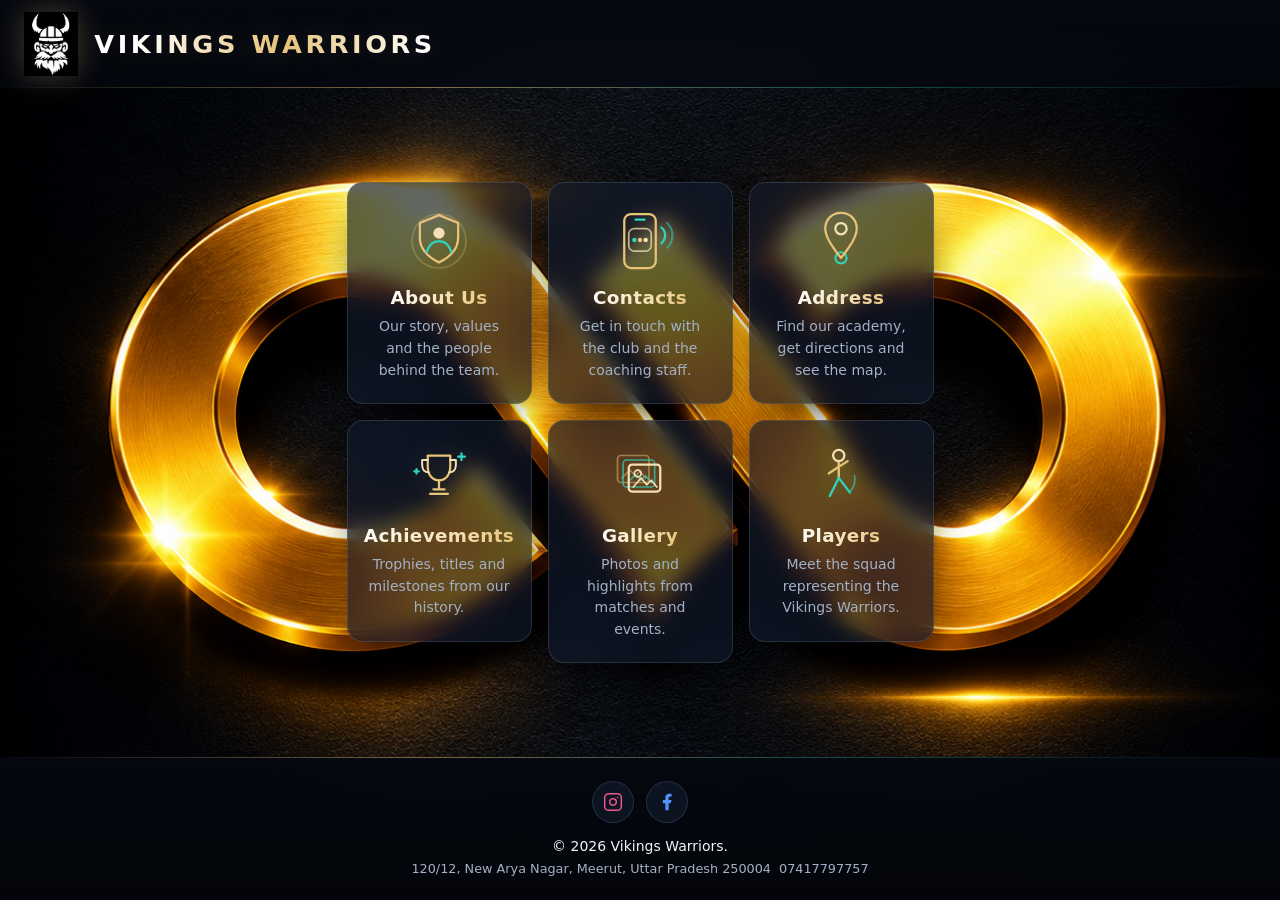
<file: index.html>
<!DOCTYPE html>
<html lang="en">
<head>
  <meta charset="UTF-8" />
  <meta name="viewport" content="width=device-width, initial-scale=1.0" />
  <title>Vikings Warriors</title>
  <link rel="icon" type="image/png" href="assets/viking-emblem.png" />
  <link rel="stylesheet" href="assets/styles.css" />
</head>
<body>
  <header class="site-header">
    <img
      class="site-header__logo"
      src="assets/viking-emblem.png"
      alt="Monochrome Viking warrior emblem"
    />
    <h1 class="site-header__wordmark">Vikings Warriors</h1>
  </header>

  <main class="home">
    <div class="cards">
      <a class="card" href="about-us">
        <span class="card__art card__art--about" aria-hidden="true">
          <svg viewBox="0 0 64 64" fill="none" stroke-linecap="round" stroke-linejoin="round" focusable="false">
            <circle class="art-halo" cx="32" cy="32" r="24" stroke="#e8c37a" stroke-opacity=".28" stroke-width="1.5" />
            <path d="M32 9 49 16v13c0 10-7 17-17 22C22 46 15 39 15 29V16L32 9Z" stroke="#e8c37a" stroke-width="2" />
            <g class="art-bob">
              <circle cx="32" cy="25" r="5" fill="#f4e0b4" />
              <path d="M21 42c2-7 6-10 11-10s9 3 11 10" stroke="#2dd4bf" stroke-width="2" />
            </g>
          </svg>
        </span>
        <h2>About Us</h2>
        <p>Our story, values and the people behind the team.</p>
      </a>

      <a class="card" href="contact">
        <span class="card__art card__art--contacts" aria-hidden="true">
          <svg viewBox="0 0 64 64" fill="none" stroke-linecap="round" stroke-linejoin="round" focusable="false">
            <rect x="18" y="8" width="28" height="48" rx="6" stroke="#e8c37a" stroke-width="2" />
            <path d="M28 13h8" stroke="#2dd4bf" stroke-width="2" />
            <rect x="22" y="21" width="20" height="20" rx="5" stroke="#f4e0b4" stroke-opacity=".75" stroke-width="1.5" />
            <g class="art-dots">
              <circle cx="27" cy="31" r="2" fill="#2dd4bf" />
              <circle cx="32" cy="31" r="2" fill="#e8c37a" />
              <circle cx="37" cy="31" r="2" fill="#f4e0b4" />
            </g>
            <path class="art-wave" d="M51 20a9 9 0 0 1 0 14" stroke="#2dd4bf" stroke-width="2" />
            <path class="art-wave art-wave--2" d="M56 16a15 15 0 0 1 0 22" stroke="#2dd4bf" stroke-opacity=".5" stroke-width="2" />
          </svg>
        </span>
        <h2>Contacts</h2>
        <p>Get in touch with the club and the coaching staff.</p>
      </a>

      <a class="card" href="address">
        <span class="card__art card__art--address" aria-hidden="true">
          <svg viewBox="0 0 64 64" fill="none" stroke-linecap="round" stroke-linejoin="round" focusable="false">
            <circle class="art-ripple" cx="32" cy="47" r="5" stroke="#2dd4bf" stroke-width="1.5" />
            <circle class="art-ripple art-ripple--delay" cx="32" cy="47" r="5" stroke="#2dd4bf" stroke-width="1.5" />
            <path d="M32 7c-8 0-14 6-14 14 0 10 14 26 14 26s14-16 14-26c0-8-6-14-14-14Z" stroke="#e8c37a" stroke-width="2" />
            <circle cx="32" cy="21" r="5" stroke="#f4e0b4" stroke-width="2" />
          </svg>
        </span>
        <h2>Address</h2>
        <p>Find our academy, get directions and see the map.</p>
      </a>

      <a class="card" href="#achievements">
        <span class="card__art card__art--achievements" aria-hidden="true">
          <svg viewBox="0 0 64 64" fill="none" stroke-linecap="round" stroke-linejoin="round" focusable="false">
            <path d="M22 12h20v10c0 7-4 12-10 12S22 29 22 22V12Z" stroke="#e8c37a" stroke-width="2" />
            <path d="M22 16h-5v4c0 4 2 7 6 7M42 16h5v4c0 4-2 7-6 7" stroke="#f4e0b4" stroke-width="1.75" />
            <path d="M32 34v8M24 46h16M27 42h10" stroke="#e8c37a" stroke-width="2" />
            <g class="art-sparkles" stroke="#2dd4bf" stroke-width="2">
              <path d="M52 10v6M49 13h6" />
              <path d="M12 24v4M10 26h4" />
            </g>
          </svg>
        </span>
        <h2>Achievements</h2>
        <p>Trophies, titles and milestones from our history.</p>
      </a>

      <a class="card" href="gallery">
        <span class="card__art card__art--gallery" aria-hidden="true">
          <svg viewBox="0 0 64 64" fill="none" stroke-linecap="round" stroke-linejoin="round" focusable="false">
            <g class="art-frame art-frame--back">
              <rect x="12" y="12" width="28" height="24" rx="3" stroke="#e8c37a" stroke-opacity=".5" stroke-width="1.5" />
              <path d="M16 32l7-7 5 5 4-4 5 6" stroke="#e8c37a" stroke-opacity=".5" stroke-width="1.5" />
            </g>
            <g class="art-frame art-frame--mid">
              <rect x="17" y="16" width="28" height="24" rx="3" stroke="#2dd4bf" stroke-opacity=".7" stroke-width="1.5" />
              <path d="M21 36l7-7 5 5 4-4 5 6" stroke="#2dd4bf" stroke-opacity=".7" stroke-width="1.5" />
            </g>
            <g class="art-frame art-frame--front">
              <rect x="22" y="20" width="28" height="24" rx="3" stroke="#f4e0b4" stroke-width="2" />
              <circle cx="30" cy="28" r="3" stroke="#f4e0b4" stroke-width="1.5" />
              <path d="M26 40l7-8 5 6 4-4 5 6" stroke="#f4e0b4" stroke-width="1.5" />
            </g>
          </svg>
        </span>
        <h2>Gallery</h2>
        <p>Photos and highlights from matches and events.</p>
      </a>

      <a class="card" href="#players">
        <span class="card__art card__art--players" aria-hidden="true">
          <svg viewBox="0 0 64 64" fill="none" stroke-linecap="round" stroke-linejoin="round" focusable="false">
            <circle cx="30" cy="12" r="5" stroke="#f4e0b4" stroke-width="2" />
            <path d="M30 18v14" stroke="#e8c37a" stroke-width="2" />
            <path d="M30 22l-9 6M30 22l8-5" stroke="#e8c37a" stroke-width="2" />
            <g class="art-kick">
              <path d="M30 32l-8 16M30 32l10 13" stroke="#2dd4bf" stroke-width="2" />
            </g>
            <path class="art-swoosh" d="M44 30a16 16 0 0 1-4 14" stroke="#2dd4bf" stroke-opacity=".6" stroke-width="1.5" />
          </svg>
        </span>
        <h2>Players</h2>
        <p>Meet the squad representing the Vikings Warriors.</p>
      </a>
    </div>
  </main>

  <footer class="site-footer">
    <div class="site-footer__social">
      <a
        class="social-link social-link--instagram"
        href="https://www.instagram.com/wcta_meerut_/"
        target="_blank"
        rel="noopener noreferrer"
        aria-label="Vaikings Warriors Taekwondo Academy on Instagram"
      >
        <svg
          viewBox="0 0 24 24"
          fill="none"
          stroke="currentColor"
          stroke-width="1.75"
          stroke-linecap="round"
          stroke-linejoin="round"
          aria-hidden="true"
          focusable="false"
        >
          <rect x="2" y="2" width="20" height="20" rx="5" ry="5" />
          <path
            d="M16 11.37A4 4 0 1 1 12.63 8 4 4 0 0 1 16 11.37z"
          />
          <line x1="17.5" y1="6.5" x2="17.51" y2="6.5" />
        </svg>
      </a>
      <a
        class="social-link social-link--facebook"
        href="https://www.facebook.com/ValiantTaekwondo"
        target="_blank"
        rel="noopener noreferrer"
        aria-label="Vaikings Warriors Taekwondo Academy on Facebook"
      >
        <svg
          viewBox="0 0 24 24"
          fill="currentColor"
          stroke="none"
          aria-hidden="true"
          focusable="false"
        >
          <path
            d="M14 13.5h2.5l1-4H14v-2c0-1.03 0-2 2-2h1.5V2.14c-.326-.043-1.557-.14-2.857-.14C11.928 2 10 3.657 10 6.7v2.8H7v4h3V22h4z"
          />
        </svg>
      </a>
    </div>
    <p>&copy; 2026 Vikings Warriors.</p>
    <address class="site-footer__address">
      <span class="site-footer__address-line">
        120/12, New Arya Nagar, Meerut, Uttar Pradesh 250004
      </span>
      <a class="site-footer__phone" href="tel:+917417797757">07417797757</a>
    </address>
  </footer>
</body>
</html>
</file>
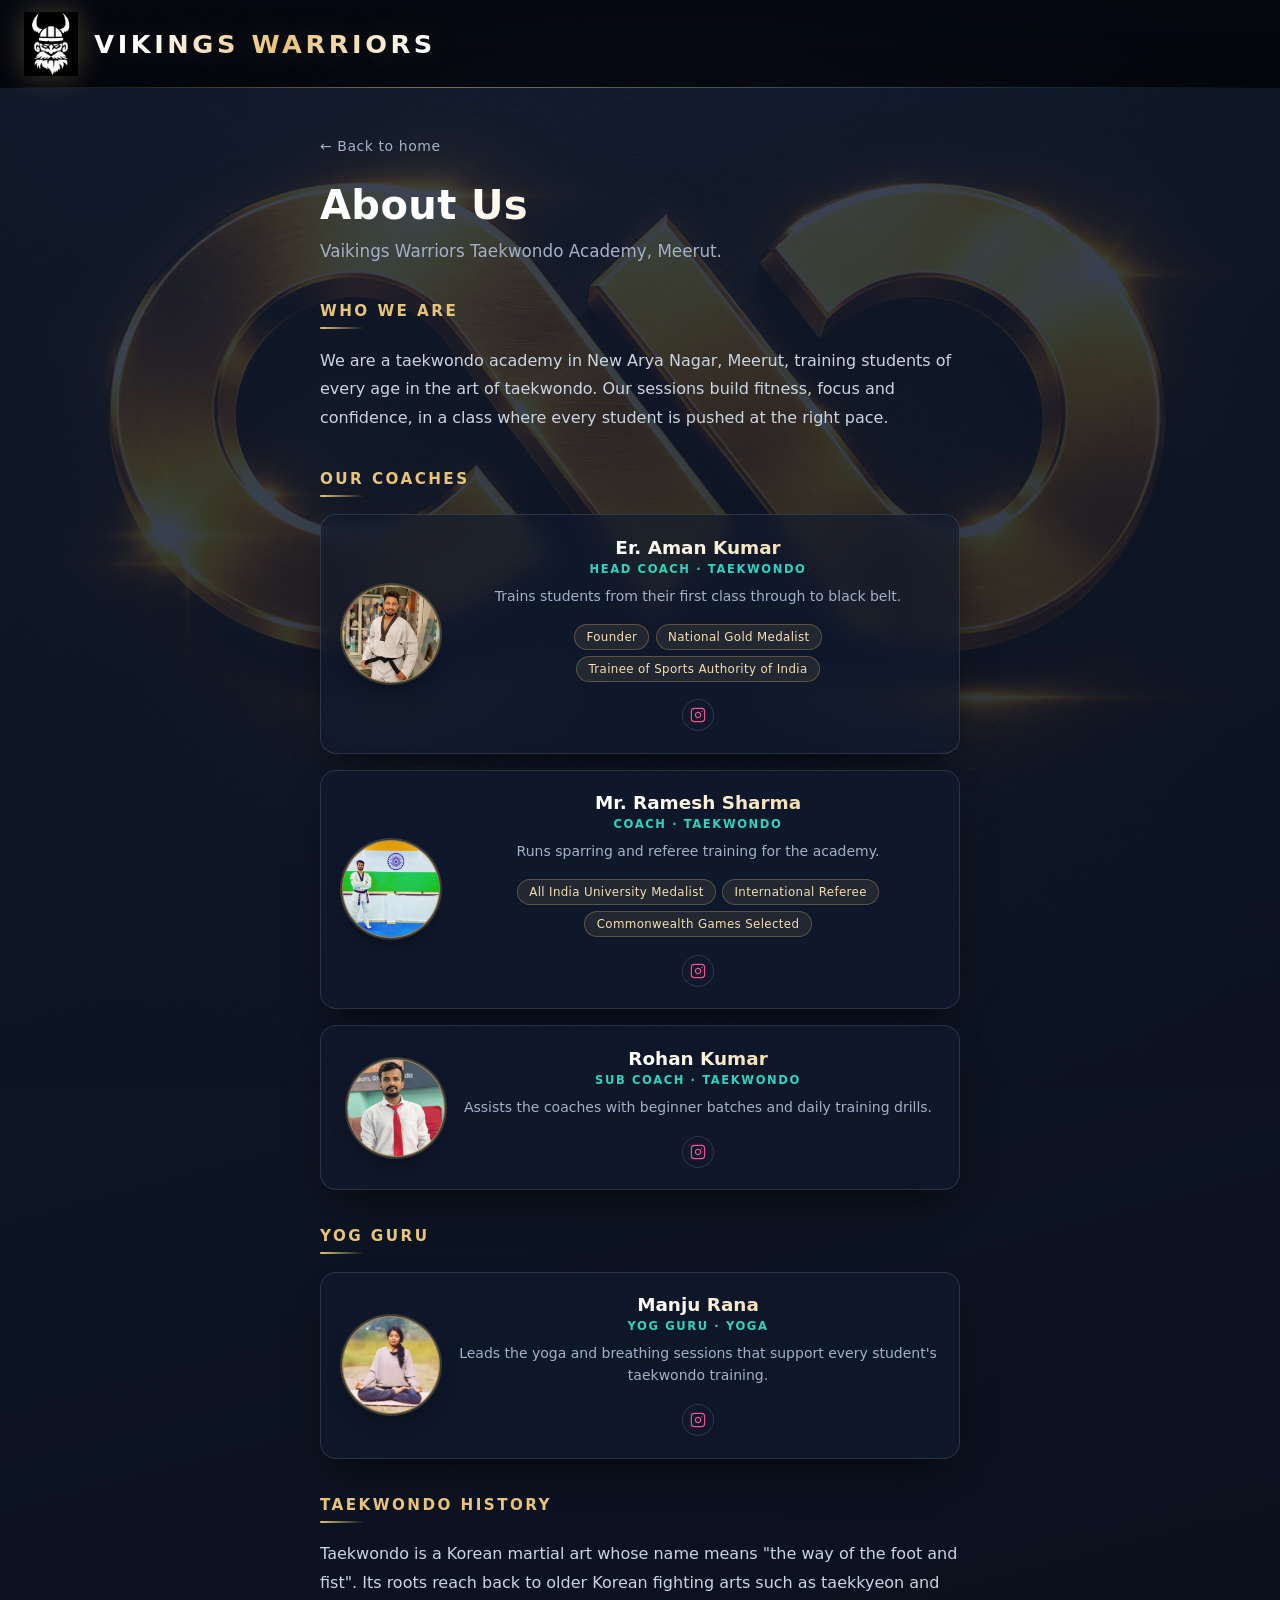
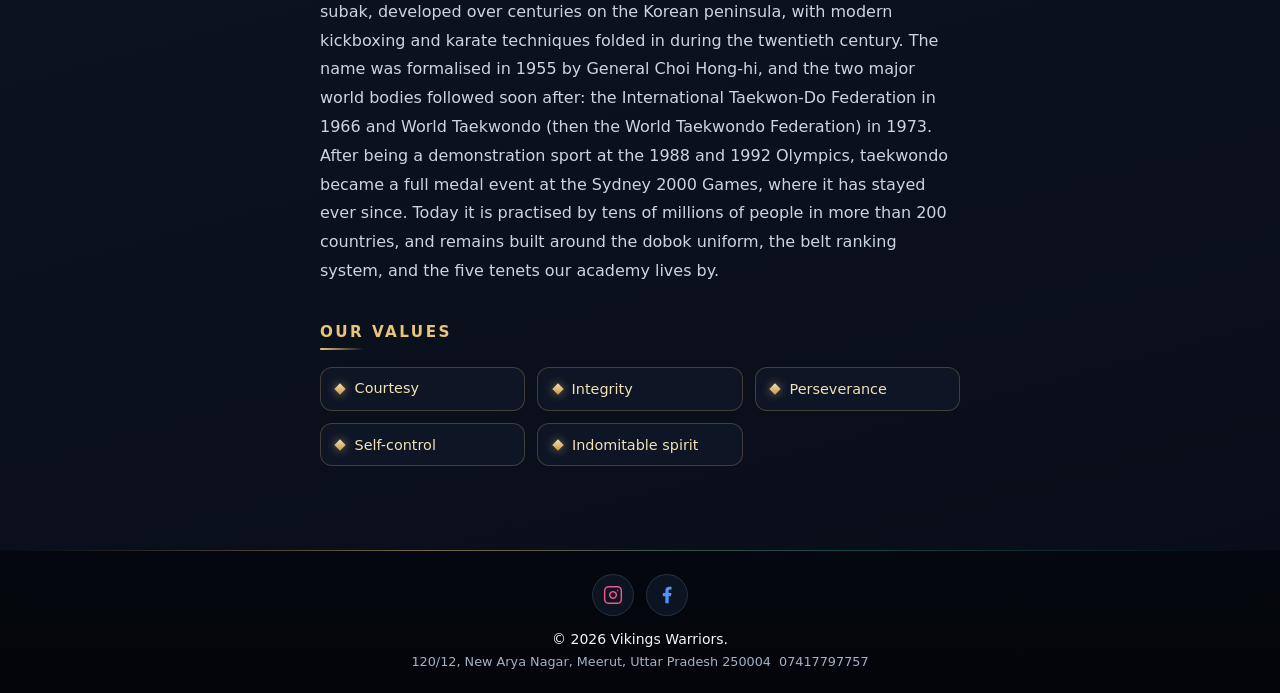
<file: about-us.html>
<!DOCTYPE html>
<html lang="en">
<head>
  <meta charset="UTF-8" />
  <meta name="viewport" content="width=device-width, initial-scale=1.0" />
  <title>About Us — Vikings Warriors</title>
  <link rel="icon" type="image/png" href="assets/viking-emblem.png" />
  <link rel="stylesheet" href="assets/styles.css" />
</head>
<body>
  <header class="site-header">
    <img
      class="site-header__logo"
      src="assets/viking-emblem.png"
      alt="Monochrome Viking warrior emblem"
    />
    <h1 class="site-header__wordmark">Vikings Warriors</h1>
  </header>

  <main class="page">
    <div class="page__inner">
      <a class="back-link" href="./">&larr; Back to home</a>

      <h2 class="page__title">About Us</h2>
      <p class="page__lead">
        Vaikings Warriors Taekwondo Academy, Meerut.
      </p>

      <section class="page__section">
        <h3 class="page__section-title">Who we are</h3>
        <p class="page__text">
          We are a taekwondo academy in New Arya Nagar, Meerut, training
          students of every age in the art of taekwondo. Our sessions build
          fitness, focus and confidence, in a class where every student is
          pushed at the right pace.
        </p>
      </section>

      <section class="page__section">
        <h3 class="page__section-title">Our Coaches</h3>
        <div class="coach-list">
          <article class="coach-card">
            <img
              class="coach-card__photo"
              src="assets/coach.png"
              alt="Portrait of Er. Aman Kumar, coach at Vaikings Warriors Taekwondo Academy"
              width="96"
              height="96"
            />
            <div class="coach-card__body">
              <h4 class="coach-card__name">Er. Aman Kumar</h4>
              <p class="coach-card__role">Head Coach &middot; Taekwondo</p>
              <p class="coach-card__bio">
                Trains students from their first class through to black belt.
              </p>
              <ul class="coach-card__achievements">
                <li>Founder</li>
                <li>National Gold Medalist</li>
                <li>Trainee of Sports Authority of India</li>
              </ul>

              <div class="coach-card__socials">
                <a
                  class="social-link social-link--instagram social-link--sm"
                  href="https://www.instagram.com/aman_kumar_ghirdharwall/"
                  target="_blank"
                  rel="noopener noreferrer"
                  aria-label="Instagram profile of Er. Aman Kumar"
                >
                  <svg
                    viewBox="0 0 24 24"
                    fill="none"
                    stroke="currentColor"
                    stroke-width="1.75"
                    stroke-linecap="round"
                    stroke-linejoin="round"
                    aria-hidden="true"
                    focusable="false"
                  >
                    <rect x="2" y="2" width="20" height="20" rx="5" ry="5" />
                    <path
                      d="M16 11.37A4 4 0 1 1 12.63 8 4 4 0 0 1 16 11.37z"
                    />
                    <line x1="17.5" y1="6.5" x2="17.51" y2="6.5" />
                  </svg>
                </a>
              </div>
            </div>
          </article>

          <article class="coach-card">
            <img
              class="coach-card__photo"
              src="assets/coach2.png"
              alt="Portrait of Mr. Ramesh Sharma, coach at Vaikings Warriors Taekwondo Academy"
              width="96"
              height="96"
            />
            <div class="coach-card__body">
              <h4 class="coach-card__name">Mr. Ramesh Sharma</h4>
              <p class="coach-card__role">Coach &middot; Taekwondo</p>
              <p class="coach-card__bio">
                Runs sparring and referee training for the academy.
              </p>
              <ul class="coach-card__achievements">
                <li>All India University Medalist</li>
                <li>International Referee</li>
                <li>Commonwealth Games Selected</li>
              </ul>

              <div class="coach-card__socials">
                <a
                  class="social-link social-link--instagram social-link--sm"
                  href="https://www.instagram.com/_ramesh_sharma17/"
                  target="_blank"
                  rel="noopener noreferrer"
                  aria-label="Instagram profile of Mr. Ramesh Sharma"
                >
                  <svg
                    viewBox="0 0 24 24"
                    fill="none"
                    stroke="currentColor"
                    stroke-width="1.75"
                    stroke-linecap="round"
                    stroke-linejoin="round"
                    aria-hidden="true"
                    focusable="false"
                  >
                    <rect x="2" y="2" width="20" height="20" rx="5" ry="5" />
                    <path
                      d="M16 11.37A4 4 0 1 1 12.63 8 4 4 0 0 1 16 11.37z"
                    />
                    <line x1="17.5" y1="6.5" x2="17.51" y2="6.5" />
                  </svg>
                </a>
              </div>
            </div>
          </article>

          <article class="coach-card">
            <img
              class="coach-card__photo"
              src="assets/subcoach.png"
              alt="Portrait of Rohan Kumar, sub coach at Vaikings Warriors Taekwondo Academy"
              width="96"
              height="96"
            />
            <div class="coach-card__body">
              <h4 class="coach-card__name">Rohan Kumar</h4>
              <p class="coach-card__role">Sub Coach &middot; Taekwondo</p>
              <p class="coach-card__bio">
                Assists the coaches with beginner batches and daily training
                drills.
              </p>

              <div class="coach-card__socials">
                <a
                  class="social-link social-link--instagram social-link--sm"
                  href="https://www.instagram.com/imrk71625/"
                  target="_blank"
                  rel="noopener noreferrer"
                  aria-label="Instagram profile of Rohan Kumar"
                >
                  <svg
                    viewBox="0 0 24 24"
                    fill="none"
                    stroke="currentColor"
                    stroke-width="1.75"
                    stroke-linecap="round"
                    stroke-linejoin="round"
                    aria-hidden="true"
                    focusable="false"
                  >
                    <rect x="2" y="2" width="20" height="20" rx="5" ry="5" />
                    <path
                      d="M16 11.37A4 4 0 1 1 12.63 8 4 4 0 0 1 16 11.37z"
                    />
                    <line x1="17.5" y1="6.5" x2="17.51" y2="6.5" />
                  </svg>
                </a>
              </div>
            </div>
          </article>
        </div>
      </section>

      <section class="page__section">
        <h3 class="page__section-title">Yog Guru</h3>
        <div class="coach-list">
          <article class="coach-card">
            <img
              class="coach-card__photo"
              src="assets/yogguru.png"
              alt="Portrait of Manju Rana, Yog Guru at Vaikings Warriors Taekwondo Academy"
              width="96"
              height="96"
            />
            <div class="coach-card__body">
              <h4 class="coach-card__name">Manju Rana</h4>
              <p class="coach-card__role">Yog Guru &middot; Yoga</p>
              <p class="coach-card__bio">
                Leads the yoga and breathing sessions that support every
                student's taekwondo training.
              </p>

              <div class="coach-card__socials">
                <a
                  class="social-link social-link--instagram social-link--sm"
                  href="https://www.instagram.com/manjurana238/"
                  target="_blank"
                  rel="noopener noreferrer"
                  aria-label="Instagram profile of Manju Rana"
                >
                  <svg
                    viewBox="0 0 24 24"
                    fill="none"
                    stroke="currentColor"
                    stroke-width="1.75"
                    stroke-linecap="round"
                    stroke-linejoin="round"
                    aria-hidden="true"
                    focusable="false"
                  >
                    <rect x="2" y="2" width="20" height="20" rx="5" ry="5" />
                    <path
                      d="M16 11.37A4 4 0 1 1 12.63 8 4 4 0 0 1 16 11.37z"
                    />
                    <line x1="17.5" y1="6.5" x2="17.51" y2="6.5" />
                  </svg>
                </a>
              </div>
            </div>
          </article>
        </div>
      </section>

      <section class="page__section">
        <h3 class="page__section-title">Taekwondo History</h3>
        <p class="page__text">
          Taekwondo is a Korean martial art whose name means "the way of the
          foot and fist". Its roots reach back to older Korean fighting arts
          such as taekkyeon and subak, developed over centuries on the Korean
          peninsula, with modern kickboxing and karate techniques folded in
          during the twentieth century. The name was formalised in 1955 by
          General Choi Hong-hi, and the two major world bodies followed soon
          after: the International Taekwon-Do Federation in 1966 and World
          Taekwondo (then the World Taekwondo Federation) in 1973. After being
          a demonstration sport at the 1988 and 1992 Olympics, taekwondo
          became a full medal event at the Sydney 2000 Games, where it has
          stayed ever since. Today it is practised by tens of millions of
          people in more than 200 countries, and remains built around the
          dobok uniform, the belt ranking system, and the five tenets our
          academy lives by.
        </p>
      </section>

      <section class="page__section">
        <h3 class="page__section-title">Our values</h3>
        <ul class="tenets">
          <li>Courtesy</li>
          <li>Integrity</li>
          <li>Perseverance</li>
          <li>Self-control</li>
          <li>Indomitable spirit</li>
        </ul>
      </section>
    </div>
  </main>

  <footer class="site-footer">
    <div class="site-footer__social">
      <a
        class="social-link social-link--instagram"
        href="https://www.instagram.com/wcta_meerut_/"
        target="_blank"
        rel="noopener noreferrer"
        aria-label="Vaikings Warriors Taekwondo Academy on Instagram"
      >
        <svg
          viewBox="0 0 24 24"
          fill="none"
          stroke="currentColor"
          stroke-width="1.75"
          stroke-linecap="round"
          stroke-linejoin="round"
          aria-hidden="true"
          focusable="false"
        >
          <rect x="2" y="2" width="20" height="20" rx="5" ry="5" />
          <path d="M16 11.37A4 4 0 1 1 12.63 8 4 4 0 0 1 16 11.37z" />
          <line x1="17.5" y1="6.5" x2="17.51" y2="6.5" />
        </svg>
      </a>
      <a
        class="social-link social-link--facebook"
        href="https://www.facebook.com/ValiantTaekwondo"
        target="_blank"
        rel="noopener noreferrer"
        aria-label="Vaikings Warriors Taekwondo Academy on Facebook"
      >
        <svg
          viewBox="0 0 24 24"
          fill="currentColor"
          stroke="none"
          aria-hidden="true"
          focusable="false"
        >
          <path
            d="M14 13.5h2.5l1-4H14v-2c0-1.03 0-2 2-2h1.5V2.14c-.326-.043-1.557-.14-2.857-.14C11.928 2 10 3.657 10 6.7v2.8H7v4h3V22h4z"
          />
        </svg>
      </a>
    </div>
    <p>&copy; 2026 Vikings Warriors.</p>
    <address class="site-footer__address">
      <span class="site-footer__address-line">
        120/12, New Arya Nagar, Meerut, Uttar Pradesh 250004
      </span>
      <a class="site-footer__phone" href="tel:+917417797757">07417797757</a>
    </address>
  </footer>
</body>
</html>
</file>
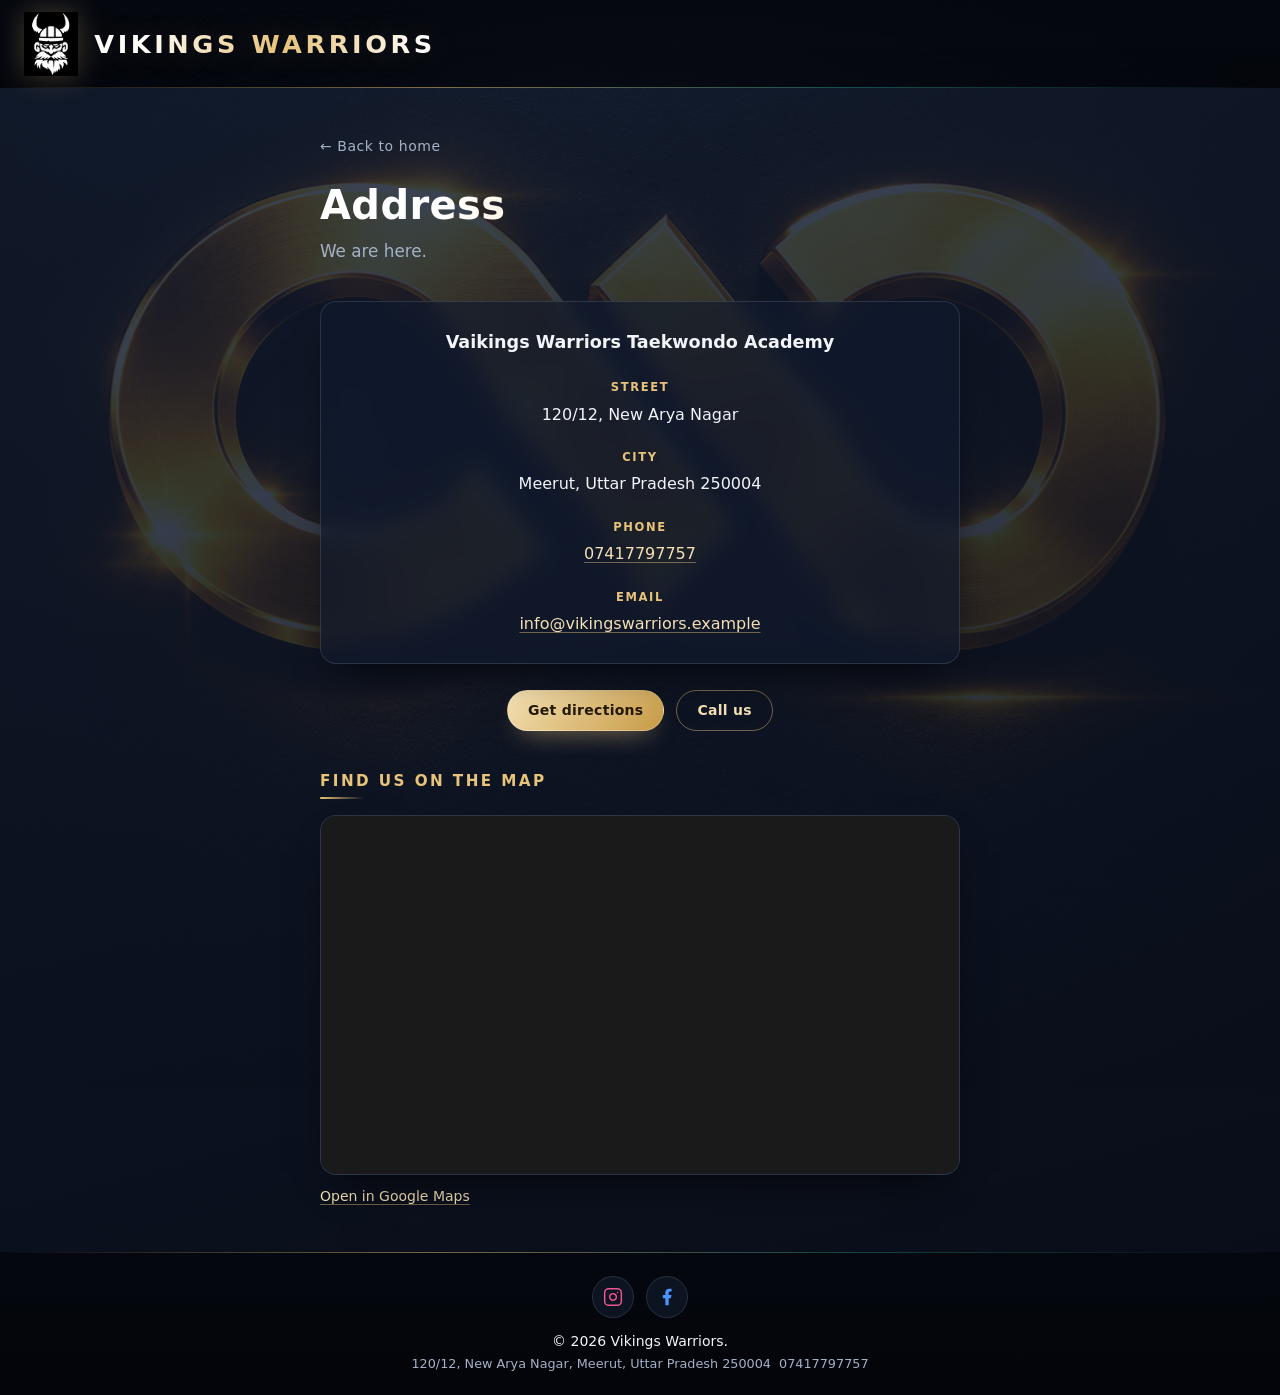
<file: address.html>
<!DOCTYPE html>
<html lang="en">
<head>
  <meta charset="UTF-8" />
  <meta name="viewport" content="width=device-width, initial-scale=1.0" />
  <title>Address — Vikings Warriors</title>
  <link rel="icon" type="image/png" href="assets/viking-emblem.png" />
  <link rel="stylesheet" href="assets/styles.css" />
</head>
<body>
  <header class="site-header">
    <img
      class="site-header__logo"
      src="assets/viking-emblem.png"
      alt="Monochrome Viking warrior emblem"
    />
    <h1 class="site-header__wordmark">Vikings Warriors</h1>
  </header>

  <main class="page">
    <div class="page__inner">
      <a class="back-link" href="./">&larr; Back to home</a>

      <h2 class="page__title">Address</h2>
      <p class="page__lead">We are here.</p>

      <div class="address-card">
        <address>
          <p class="address-card__venue">
            Vaikings Warriors Taekwondo Academy
          </p>
          <p>
            <span class="address-card__label">Street</span>
            120/12, New Arya Nagar
          </p>
          <p>
            <span class="address-card__label">City</span>
            Meerut, Uttar Pradesh 250004
          </p>
          <p>
            <span class="address-card__label">Phone</span>
            <a href="tel:+917417797757">07417797757</a>
          </p>
          <p>
            <span class="address-card__label">Email</span>
            <a href="mailto:info@vikingswarriors.example"
              >info@vikingswarriors.example</a
            >
          </p>
        </address>
      </div>

      <div class="address-actions">
        <a
          class="button"
          href="https://www.google.com/maps/place/Vaikings+warriors+taekwondo+academy/@28.9814521,77.7345185,592m/data=!3m1!1e3!4m6!3m5!1s0x390c65db04472e7b:0x1e7bd53cf6f201b5!8m2!3d28.9806292!4d77.7363409!16s%2Fg%2F11s7ksbdm4!5m1!1e4?entry=ttu&amp;g_ep=EgoyMDI2MTAyMC4wIKXMDSoASAFQAw%3D%3D"
          target="_blank"
          rel="noopener noreferrer"
          >Get directions</a
        >
        <a class="button button--ghost" href="tel:+917417797757">Call us</a>
      </div>

      <section class="map-section" aria-labelledby="map-title">
        <h3 class="map-section__title" id="map-title">Find us on the map</h3>
        <div class="map-frame">
          <iframe
            title="Map showing Vaikings Warriors Taekwondo Academy"
            src="https://maps.google.com/maps?q=Vaikings%20Warriors%20Taekwondo%20Academy&amp;ll=28.9806292,77.7363409&amp;z=17&amp;output=embed"
            loading="lazy"
            referrerpolicy="no-referrer-when-downgrade"
            allowfullscreen
          ></iframe>
        </div>
        <p class="map-section__link">
          <a
            href="https://www.google.com/maps/place/Vaikings+warriors+taekwondo+academy/@28.9814521,77.7345185,592m/data=!3m1!1e3!4m6!3m5!1s0x390c65db04472e7b:0x1e7bd53cf6f201b5!8m2!3d28.9806292!4d77.7363409!16s%2Fg%2F11s7ksbdm4!5m1!1e4?entry=ttu&amp;g_ep=EgoyMDI2MTAyMC4wIKXMDSoASAFQAw%3D%3D"
            target="_blank"
            rel="noopener noreferrer"
            >Open in Google Maps</a
          >
        </p>
      </section>
    </div>
  </main>

  <footer class="site-footer">
    <div class="site-footer__social">
      <a
        class="social-link social-link--instagram"
        href="https://www.instagram.com/wcta_meerut_/"
        target="_blank"
        rel="noopener noreferrer"
        aria-label="Vaikings Warriors Taekwondo Academy on Instagram"
      >
        <svg
          viewBox="0 0 24 24"
          fill="none"
          stroke="currentColor"
          stroke-width="1.75"
          stroke-linecap="round"
          stroke-linejoin="round"
          aria-hidden="true"
          focusable="false"
        >
          <rect x="2" y="2" width="20" height="20" rx="5" ry="5" />
          <path d="M16 11.37A4 4 0 1 1 12.63 8 4 4 0 0 1 16 11.37z" />
          <line x1="17.5" y1="6.5" x2="17.51" y2="6.5" />
        </svg>
      </a>
      <a
        class="social-link social-link--facebook"
        href="https://www.facebook.com/ValiantTaekwondo"
        target="_blank"
        rel="noopener noreferrer"
        aria-label="Vaikings Warriors Taekwondo Academy on Facebook"
      >
        <svg
          viewBox="0 0 24 24"
          fill="currentColor"
          stroke="none"
          aria-hidden="true"
          focusable="false"
        >
          <path
            d="M14 13.5h2.5l1-4H14v-2c0-1.03 0-2 2-2h1.5V2.14c-.326-.043-1.557-.14-2.857-.14C11.928 2 10 3.657 10 6.7v2.8H7v4h3V22h4z"
          />
        </svg>
      </a>
    </div>
    <p>&copy; 2026 Vikings Warriors.</p>
    <address class="site-footer__address">
      <span class="site-footer__address-line">
        120/12, New Arya Nagar, Meerut, Uttar Pradesh 250004
      </span>
      <a class="site-footer__phone" href="tel:+917417797757">07417797757</a>
    </address>
  </footer>
</body>
</html>
</file>
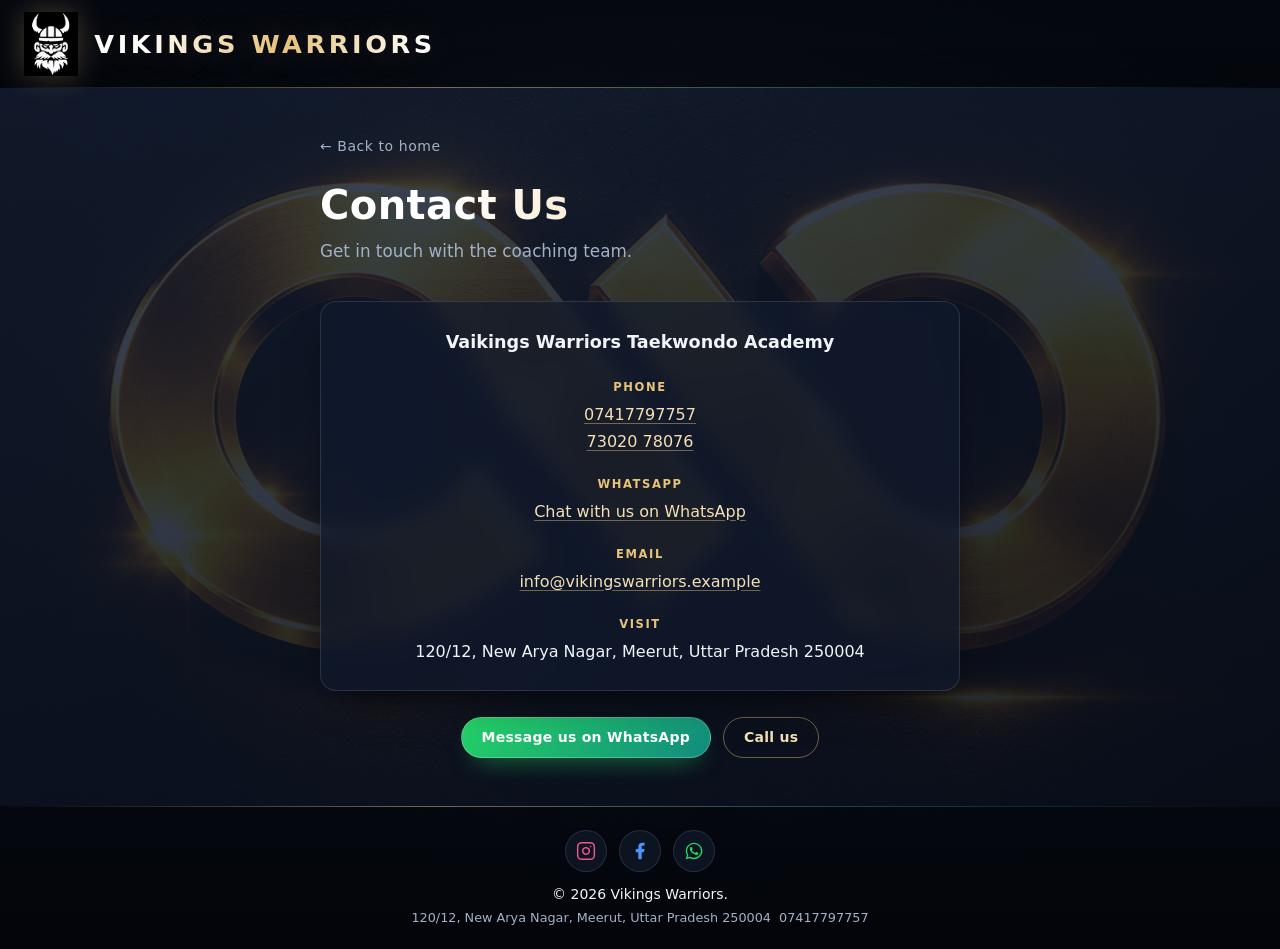
<file: contact.html>
<!DOCTYPE html>
<html lang="en">
<head>
  <meta charset="UTF-8" />
  <meta name="viewport" content="width=device-width, initial-scale=1.0" />
  <title>Contact Us — Vikings Warriors</title>
  <link rel="icon" type="image/png" href="assets/viking-emblem.png" />
  <link rel="stylesheet" href="assets/styles.css" />
</head>
<body>
  <header class="site-header">
    <img
      class="site-header__logo"
      src="assets/viking-emblem.png"
      alt="Monochrome Viking warrior emblem"
    />
    <h1 class="site-header__wordmark">Vikings Warriors</h1>
  </header>

  <main class="page">
    <div class="page__inner">
      <a class="back-link" href="./">&larr; Back to home</a>

      <h2 class="page__title">Contact Us</h2>
      <p class="page__lead">Get in touch with the coaching team.</p>

      <div class="address-card">
        <address>
          <p class="address-card__venue">
            Vaikings Warriors Taekwondo Academy
          </p>
          <p>
            <span class="address-card__label">Phone</span>
            <a href="tel:+917417797757">07417797757</a><br />
            <a href="tel:+917302078076">73020 78076</a>
          </p>
          <p>
            <span class="address-card__label">WhatsApp</span>
            <a
              href="https://wa.me/917302078076?text=Hello%20Vikings%20Warriors%2C%20I%27d%20like%20to%20know%20more%20about%20your%20classes."
              target="_blank"
              rel="noopener noreferrer"
              >Chat with us on WhatsApp</a
            >
          </p>
          <p>
            <span class="address-card__label">Email</span>
            <a href="mailto:info@vikingswarriors.example"
              >info@vikingswarriors.example</a
            >
          </p>
          <p>
            <span class="address-card__label">Visit</span>
            120/12, New Arya Nagar, Meerut, Uttar Pradesh 250004
          </p>
        </address>
      </div>

      <div class="address-actions">
        <a
          class="button button--whatsapp"
          href="https://wa.me/917302078076?text=Hello%20Vikings%20Warriors%2C%20I%27d%20like%20to%20know%20more%20about%20your%20classes."
          target="_blank"
          rel="noopener noreferrer"
          >Message us on WhatsApp</a
        >
        <a class="button button--ghost" href="tel:+917417797757">Call us</a>
      </div>
    </div>
  </main>

  <footer class="site-footer">
    <div class="site-footer__social">
      <a
        class="social-link social-link--instagram"
        href="https://www.instagram.com/wcta_meerut_/"
        target="_blank"
        rel="noopener noreferrer"
        aria-label="Vaikings Warriors Taekwondo Academy on Instagram"
      >
        <svg
          viewBox="0 0 24 24"
          fill="none"
          stroke="currentColor"
          stroke-width="1.75"
          stroke-linecap="round"
          stroke-linejoin="round"
          aria-hidden="true"
          focusable="false"
        >
          <rect x="2" y="2" width="20" height="20" rx="5" ry="5" />
          <path d="M16 11.37A4 4 0 1 1 12.63 8 4 4 0 0 1 16 11.37z" />
          <line x1="17.5" y1="6.5" x2="17.51" y2="6.5" />
        </svg>
      </a>
      <a
        class="social-link social-link--facebook"
        href="https://www.facebook.com/ValiantTaekwondo"
        target="_blank"
        rel="noopener noreferrer"
        aria-label="Vaikings Warriors Taekwondo Academy on Facebook"
      >
        <svg
          viewBox="0 0 24 24"
          fill="currentColor"
          stroke="none"
          aria-hidden="true"
          focusable="false"
        >
          <path
            d="M14 13.5h2.5l1-4H14v-2c0-1.03 0-2 2-2h1.5V2.14c-.326-.043-1.557-.14-2.857-.14C11.928 2 10 3.657 10 6.7v2.8H7v4h3V22h4z"
          />
        </svg>
      </a>
      <a
        class="social-link social-link--whatsapp"
        href="https://wa.me/917302078076"
        target="_blank"
        rel="noopener noreferrer"
        aria-label="Chat with Vaikings Warriors Taekwondo Academy on WhatsApp"
      >
        <svg
          viewBox="0 0 24 24"
          fill="currentColor"
          stroke="none"
          aria-hidden="true"
          focusable="false"
        >
          <path
            d="M12.04 2C6.52 2 2.13 6.38 2.13 11.89c0 1.75.46 3.45 1.33 4.95L2 22l5.28-1.38a9.94 9.94 0 0 0 4.76 1.21h.01c5.52 0 10-4.38 10-9.89C22.05 6.38 17.56 2 12.04 2Zm0 18.13a8.3 8.3 0 0 1-4.23-1.16l-.3-.18-3.13.82.84-3.05-.2-.31a8.28 8.28 0 0 1-1.27-4.42c0-4.58 3.73-8.3 8.31-8.3 2.22 0 4.31.87 5.88 2.44a8.24 8.24 0 0 1 2.43 5.87c0 4.58-3.73 8.3-8.33 8.3Zm4.56-6.22c-.25-.13-1.46-.72-1.69-.8-.23-.08-.4-.12-.56.12-.17.25-.64.8-.79.97-.14.17-.29.19-.53.06-.25-.12-1.04-.38-1.99-1.23-.74-.66-1.23-1.47-1.38-1.72-.14-.25-.01-.38.11-.51.11-.11.25-.29.37-.44.13-.15.17-.25.25-.42.08-.16.04-.31-.02-.44-.06-.12-.56-1.35-.77-1.84-.2-.49-.41-.42-.56-.43h-.48c-.17 0-.44.06-.67.31-.23.25-.88.86-.88 2.1s.9 2.43 1.03 2.6c.12.16 1.78 2.71 4.31 3.8.6.26 1.07.42 1.44.54.6.19 1.15.17 1.58.1.48-.07 1.46-.6 1.67-1.17.2-.58.2-1.07.14-1.17-.06-.1-.23-.16-.48-.29Z"
          />
        </svg>
      </a>
    </div>
    <p>&copy; 2026 Vikings Warriors.</p>
    <address class="site-footer__address">
      <span class="site-footer__address-line">
        120/12, New Arya Nagar, Meerut, Uttar Pradesh 250004
      </span>
      <a class="site-footer__phone" href="tel:+917417797757">07417797757</a>
    </address>
  </footer>
</body>
</html>
</file>
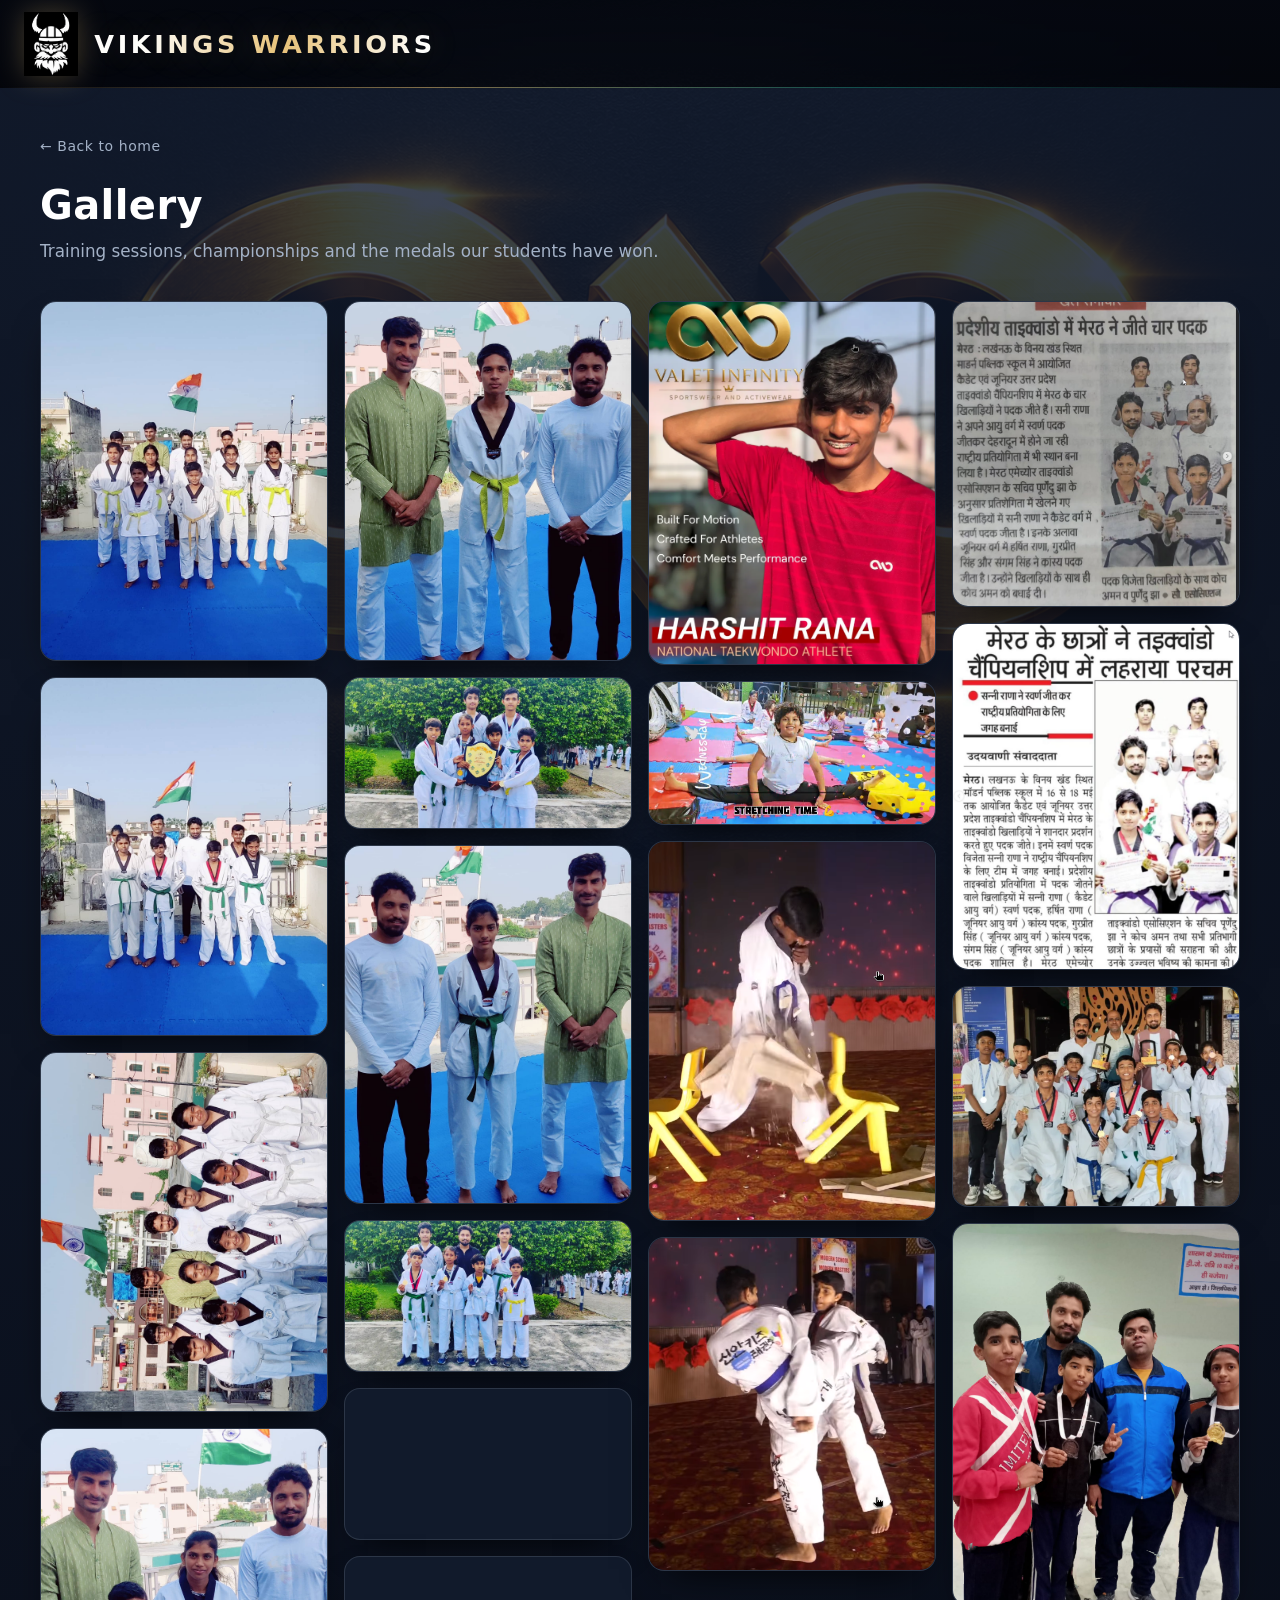
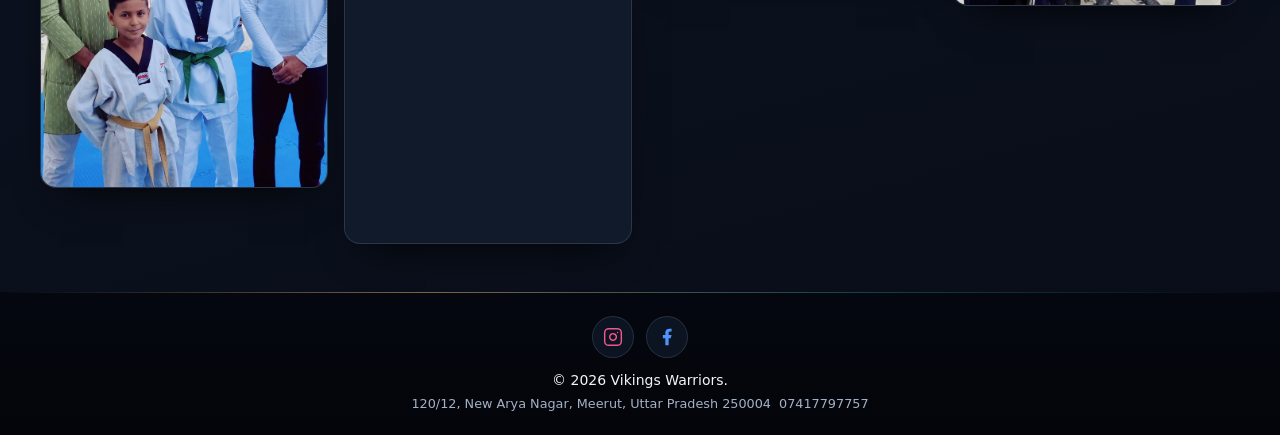
<file: gallery.html>
<!DOCTYPE html>
<html lang="en">
<head>
  <meta charset="UTF-8" />
  <meta name="viewport" content="width=device-width, initial-scale=1.0" />
  <title>Gallery &mdash; Vikings Warriors</title>
  <link rel="icon" type="image/png" href="assets/viking-emblem.png" />
  <link rel="stylesheet" href="assets/styles.css" />
</head>
<body>
  <header class="site-header">
    <img
      class="site-header__logo"
      src="assets/viking-emblem.png"
      alt="Monochrome Viking warrior emblem"
    />
    <h1 class="site-header__wordmark">Vikings Warriors</h1>
  </header>

  <main class="page page--wide">
    <div class="page__inner">
      <a class="back-link" href="./">&larr; Back to home</a>

      <h2 class="page__title">Gallery</h2>
      <p class="page__lead">
        Training sessions, championships and the medals our students have won.
      </p>

      <ul class="gallery" id="gallery">
        <li class="gallery__item">
          <a class="gallery__link" href="#photo-1">
            <img
              class="gallery__img"
              src="gallery/470176361_3677389559181180_6928932438038628508_n.jpg"
              alt="Vaikings Warriors Taekwondo Academy photo"
              width="1440"
              height="1800"
              loading="lazy"
              decoding="async"
            />
          </a>
        </li>
        <li class="gallery__item">
          <a class="gallery__link" href="#photo-2">
            <img
              class="gallery__img"
              src="gallery/470186023_3677389552514514_3191326296412541299_n.jpg"
              alt="Vaikings Warriors Taekwondo Academy photo"
              width="1440"
              height="1800"
              loading="lazy"
              decoding="async"
            />
          </a>
        </li>
        <li class="gallery__item">
          <a class="gallery__link" href="#photo-3">
            <img
              class="gallery__img"
              src="gallery/470194012_3677389545847848_7745704830510508552_n.jpg"
              alt="Vaikings Warriors Taekwondo Academy photo"
              width="1440"
              height="1800"
              loading="lazy"
              decoding="async"
            />
          </a>
        </li>
        <li class="gallery__item">
          <a class="gallery__link" href="#photo-4">
            <img
              class="gallery__img"
              src="gallery/470198385_3677389489181187_218972259655806588_n.jpg"
              alt="Vaikings Warriors Taekwondo Academy photo"
              width="1440"
              height="1802"
              loading="lazy"
              decoding="async"
            />
          </a>
        </li>
        <li class="gallery__item">
          <a class="gallery__link" href="#photo-5">
            <img
              class="gallery__img"
              src="gallery/470210489_3677389485847854_6829763762448621017_n.jpg"
              alt="Vaikings Warriors Taekwondo Academy photo"
              width="1440"
              height="1802"
              loading="lazy"
              decoding="async"
            />
          </a>
        </li>
        <li class="gallery__item">
          <a class="gallery__link" href="#photo-6">
            <img
              class="gallery__img"
              src="gallery/470216070_3681188102134659_8238283629107258407_n.jpg"
              alt="Vaikings Warriors Taekwondo Academy photo"
              width="1440"
              height="754"
              loading="lazy"
              decoding="async"
            />
          </a>
        </li>
        <li class="gallery__item">
          <a class="gallery__link" href="#photo-7">
            <img
              class="gallery__img"
              src="gallery/470218779_3677389549181181_9116047436318134241_n.jpg"
              alt="Vaikings Warriors Taekwondo Academy photo"
              width="1440"
              height="1800"
              loading="lazy"
              decoding="async"
            />
          </a>
        </li>
        <li class="gallery__item">
          <a class="gallery__link" href="#photo-8">
            <img
              class="gallery__img"
              src="gallery/470224397_3681188112134658_4850892832679766291_n.jpg"
              alt="Vaikings Warriors Taekwondo Academy photo"
              width="1440"
              height="754"
              loading="lazy"
              decoding="async"
            />
          </a>
        </li>
        <li class="gallery__item">
          <a class="gallery__link" href="#photo-9">
            <img
              class="gallery__img"
              src="gallery/470880867_3681188148801321_9218131230827113593_n.jpg"
              alt="Vaikings Warriors Taekwondo Academy photo"
              width="1440"
              height="754"
              loading="lazy"
              decoding="async"
            />
          </a>
        </li>
        <li class="gallery__item">
          <a class="gallery__link" href="#photo-10">
            <img
              class="gallery__img"
              src="gallery/618791263_18084667229328608_231349405881285787_n.jpg"
              alt="Vaikings Warriors Taekwondo Academy photo"
              width="1440"
              height="1440"
              loading="lazy"
              decoding="async"
            />
          </a>
        </li>
        <li class="gallery__item">
          <a class="gallery__link" href="#photo-11">
            <img
              class="gallery__img"
              src="gallery/Screenshot_2026-10-26_21-39-46.png"
              alt="Poster of a national taekwondo athlete wearing academy sportswear"
              width="692"
              height="875"
              loading="lazy"
              decoding="async"
            />
          </a>
        </li>
        <li class="gallery__item">
          <a class="gallery__link" href="#photo-12">
            <img
              class="gallery__img"
              src="gallery/Screenshot_2026-10-26_21-40-12.png"
              alt="Young students stretching on the training mats during a session"
              width="921"
              height="456"
              loading="lazy"
              decoding="async"
            />
          </a>
        </li>
        <li class="gallery__item">
          <a class="gallery__link" href="#photo-13">
            <img
              class="gallery__img"
              src="gallery/Screenshot_2026-10-26_21-40-42.png"
              alt="Taekwondo breaking demonstration on stage at a school event"
              width="503"
              height="666"
              loading="lazy"
              decoding="async"
            />
          </a>
        </li>
        <li class="gallery__item">
          <a class="gallery__link" href="#photo-14">
            <img
              class="gallery__img"
              src="gallery/Screenshot_2026-10-26_21-40-59.png"
              alt="Taekwondo athletes performing a demonstration at a school function"
              width="492"
              height="571"
              loading="lazy"
              decoding="async"
            />
          </a>
        </li>
        <li class="gallery__item">
          <a class="gallery__link" href="#photo-15">
            <img
              class="gallery__img"
              src="gallery/Screenshot_2026-10-26_21-41-42.png"
              alt="Newspaper clipping covering the Uttar Pradesh taekwondo championship medal winners from Meerut"
              width="761"
              height="807"
              loading="lazy"
              decoding="async"
            />
          </a>
        </li>
        <li class="gallery__item">
          <a class="gallery__link" href="#photo-16">
            <img
              class="gallery__img"
              src="gallery/Screenshot_2026-10-26_21-42-21.png"
              alt="Newspaper report on Meerut taekwondo players winning medals at the state championship"
              width="724"
              height="874"
              loading="lazy"
              decoding="async"
            />
          </a>
        </li>
        <li class="gallery__item">
          <a class="gallery__link" href="#photo-17">
            <img
              class="gallery__img"
              src="gallery/Screenshot_2026-10-26_21-42-49.png"
              alt="Vaikings Warriors students and coaches posing with medals and trophies after a taekwondo championship"
              width="900"
              height="689"
              loading="lazy"
              decoding="async"
            />
          </a>
        </li>
        <li class="gallery__item">
          <a class="gallery__link" href="#photo-18">
            <img
              class="gallery__img"
              src="gallery/download.png"
              alt="Academy students with their coaches after a competition"
              width="500"
              height="667"
              loading="lazy"
              decoding="async"
            />
          </a>
        </li>
      </ul>
    </div>
  </main>

  <footer class="site-footer">
    <div class="site-footer__social">
      <a
        class="social-link social-link--instagram"
        href="https://www.instagram.com/wcta_meerut_/"
        target="_blank"
        rel="noopener noreferrer"
        aria-label="Vaikings Warriors Taekwondo Academy on Instagram"
      >
        <svg
          viewBox="0 0 24 24"
          fill="none"
          stroke="currentColor"
          stroke-width="1.75"
          stroke-linecap="round"
          stroke-linejoin="round"
          aria-hidden="true"
          focusable="false"
        >
          <rect x="2" y="2" width="20" height="20" rx="5" ry="5" />
          <path d="M16 11.37A4 4 0 1 1 12.63 8 4 4 0 0 1 16 11.37z" />
          <line x1="17.5" y1="6.5" x2="17.51" y2="6.5" />
        </svg>
      </a>
      <a
        class="social-link social-link--facebook"
        href="https://www.facebook.com/ValiantTaekwondo"
        target="_blank"
        rel="noopener noreferrer"
        aria-label="Vaikings Warriors Taekwondo Academy on Facebook"
      >
        <svg
          viewBox="0 0 24 24"
          fill="currentColor"
          stroke="none"
          aria-hidden="true"
          focusable="false"
        >
          <path
            d="M14 13.5h2.5l1-4H14v-2c0-1.03 0-2 2-2h1.5V2.14c-.326-.043-1.557-.14-2.857-.14C11.928 2 10 3.657 10 6.7v2.8H7v4h3V22h4z"
          />
        </svg>
      </a>
    </div>
    <p>&copy; 2026 Vikings Warriors.</p>
    <address class="site-footer__address">
      <span class="site-footer__address-line">
        120/12, New Arya Nagar, Meerut, Uttar Pradesh 250004
      </span>
      <a class="site-footer__phone" href="tel:+917417797757">07417797757</a>
    </address>
  </footer>

  <div class="lightbox" id="photo-1" role="dialog" aria-modal="true" aria-label="Photo 1 of 18">
    <a class="lightbox__close" href="#gallery" aria-label="Close photo">&times;</a>
    <a class="lightbox__nav lightbox__nav--prev" href="#photo-18" aria-label="Previous photo">&#8249;</a>
    <img
      class="lightbox__img"
      src="gallery/470176361_3677389559181180_6928932438038628508_n.jpg"
      alt="Vaikings Warriors Taekwondo Academy photo"
      loading="lazy"
      decoding="async"
    />
    <a class="lightbox__nav lightbox__nav--next" href="#photo-2" aria-label="Next photo">&#8250;</a>
  </div>
  <div class="lightbox" id="photo-2" role="dialog" aria-modal="true" aria-label="Photo 2 of 18">
    <a class="lightbox__close" href="#gallery" aria-label="Close photo">&times;</a>
    <a class="lightbox__nav lightbox__nav--prev" href="#photo-1" aria-label="Previous photo">&#8249;</a>
    <img
      class="lightbox__img"
      src="gallery/470186023_3677389552514514_3191326296412541299_n.jpg"
      alt="Vaikings Warriors Taekwondo Academy photo"
      loading="lazy"
      decoding="async"
    />
    <a class="lightbox__nav lightbox__nav--next" href="#photo-3" aria-label="Next photo">&#8250;</a>
  </div>
  <div class="lightbox" id="photo-3" role="dialog" aria-modal="true" aria-label="Photo 3 of 18">
    <a class="lightbox__close" href="#gallery" aria-label="Close photo">&times;</a>
    <a class="lightbox__nav lightbox__nav--prev" href="#photo-2" aria-label="Previous photo">&#8249;</a>
    <img
      class="lightbox__img"
      src="gallery/470194012_3677389545847848_7745704830510508552_n.jpg"
      alt="Vaikings Warriors Taekwondo Academy photo"
      loading="lazy"
      decoding="async"
    />
    <a class="lightbox__nav lightbox__nav--next" href="#photo-4" aria-label="Next photo">&#8250;</a>
  </div>
  <div class="lightbox" id="photo-4" role="dialog" aria-modal="true" aria-label="Photo 4 of 18">
    <a class="lightbox__close" href="#gallery" aria-label="Close photo">&times;</a>
    <a class="lightbox__nav lightbox__nav--prev" href="#photo-3" aria-label="Previous photo">&#8249;</a>
    <img
      class="lightbox__img"
      src="gallery/470198385_3677389489181187_218972259655806588_n.jpg"
      alt="Vaikings Warriors Taekwondo Academy photo"
      loading="lazy"
      decoding="async"
    />
    <a class="lightbox__nav lightbox__nav--next" href="#photo-5" aria-label="Next photo">&#8250;</a>
  </div>
  <div class="lightbox" id="photo-5" role="dialog" aria-modal="true" aria-label="Photo 5 of 18">
    <a class="lightbox__close" href="#gallery" aria-label="Close photo">&times;</a>
    <a class="lightbox__nav lightbox__nav--prev" href="#photo-4" aria-label="Previous photo">&#8249;</a>
    <img
      class="lightbox__img"
      src="gallery/470210489_3677389485847854_6829763762448621017_n.jpg"
      alt="Vaikings Warriors Taekwondo Academy photo"
      loading="lazy"
      decoding="async"
    />
    <a class="lightbox__nav lightbox__nav--next" href="#photo-6" aria-label="Next photo">&#8250;</a>
  </div>
  <div class="lightbox" id="photo-6" role="dialog" aria-modal="true" aria-label="Photo 6 of 18">
    <a class="lightbox__close" href="#gallery" aria-label="Close photo">&times;</a>
    <a class="lightbox__nav lightbox__nav--prev" href="#photo-5" aria-label="Previous photo">&#8249;</a>
    <img
      class="lightbox__img"
      src="gallery/470216070_3681188102134659_8238283629107258407_n.jpg"
      alt="Vaikings Warriors Taekwondo Academy photo"
      loading="lazy"
      decoding="async"
    />
    <a class="lightbox__nav lightbox__nav--next" href="#photo-7" aria-label="Next photo">&#8250;</a>
  </div>
  <div class="lightbox" id="photo-7" role="dialog" aria-modal="true" aria-label="Photo 7 of 18">
    <a class="lightbox__close" href="#gallery" aria-label="Close photo">&times;</a>
    <a class="lightbox__nav lightbox__nav--prev" href="#photo-6" aria-label="Previous photo">&#8249;</a>
    <img
      class="lightbox__img"
      src="gallery/470218779_3677389549181181_9116047436318134241_n.jpg"
      alt="Vaikings Warriors Taekwondo Academy photo"
      loading="lazy"
      decoding="async"
    />
    <a class="lightbox__nav lightbox__nav--next" href="#photo-8" aria-label="Next photo">&#8250;</a>
  </div>
  <div class="lightbox" id="photo-8" role="dialog" aria-modal="true" aria-label="Photo 8 of 18">
    <a class="lightbox__close" href="#gallery" aria-label="Close photo">&times;</a>
    <a class="lightbox__nav lightbox__nav--prev" href="#photo-7" aria-label="Previous photo">&#8249;</a>
    <img
      class="lightbox__img"
      src="gallery/470224397_3681188112134658_4850892832679766291_n.jpg"
      alt="Vaikings Warriors Taekwondo Academy photo"
      loading="lazy"
      decoding="async"
    />
    <a class="lightbox__nav lightbox__nav--next" href="#photo-9" aria-label="Next photo">&#8250;</a>
  </div>
  <div class="lightbox" id="photo-9" role="dialog" aria-modal="true" aria-label="Photo 9 of 18">
    <a class="lightbox__close" href="#gallery" aria-label="Close photo">&times;</a>
    <a class="lightbox__nav lightbox__nav--prev" href="#photo-8" aria-label="Previous photo">&#8249;</a>
    <img
      class="lightbox__img"
      src="gallery/470880867_3681188148801321_9218131230827113593_n.jpg"
      alt="Vaikings Warriors Taekwondo Academy photo"
      loading="lazy"
      decoding="async"
    />
    <a class="lightbox__nav lightbox__nav--next" href="#photo-10" aria-label="Next photo">&#8250;</a>
  </div>
  <div class="lightbox" id="photo-10" role="dialog" aria-modal="true" aria-label="Photo 10 of 18">
    <a class="lightbox__close" href="#gallery" aria-label="Close photo">&times;</a>
    <a class="lightbox__nav lightbox__nav--prev" href="#photo-9" aria-label="Previous photo">&#8249;</a>
    <img
      class="lightbox__img"
      src="gallery/618791263_18084667229328608_231349405881285787_n.jpg"
      alt="Vaikings Warriors Taekwondo Academy photo"
      loading="lazy"
      decoding="async"
    />
    <a class="lightbox__nav lightbox__nav--next" href="#photo-11" aria-label="Next photo">&#8250;</a>
  </div>
  <div class="lightbox" id="photo-11" role="dialog" aria-modal="true" aria-label="Photo 11 of 18">
    <a class="lightbox__close" href="#gallery" aria-label="Close photo">&times;</a>
    <a class="lightbox__nav lightbox__nav--prev" href="#photo-10" aria-label="Previous photo">&#8249;</a>
    <img
      class="lightbox__img"
      src="gallery/Screenshot_2026-10-26_21-39-46.png"
      alt="Poster of a national taekwondo athlete wearing academy sportswear"
      loading="lazy"
      decoding="async"
    />
    <a class="lightbox__nav lightbox__nav--next" href="#photo-12" aria-label="Next photo">&#8250;</a>
  </div>
  <div class="lightbox" id="photo-12" role="dialog" aria-modal="true" aria-label="Photo 12 of 18">
    <a class="lightbox__close" href="#gallery" aria-label="Close photo">&times;</a>
    <a class="lightbox__nav lightbox__nav--prev" href="#photo-11" aria-label="Previous photo">&#8249;</a>
    <img
      class="lightbox__img"
      src="gallery/Screenshot_2026-10-26_21-40-12.png"
      alt="Young students stretching on the training mats during a session"
      loading="lazy"
      decoding="async"
    />
    <a class="lightbox__nav lightbox__nav--next" href="#photo-13" aria-label="Next photo">&#8250;</a>
  </div>
  <div class="lightbox" id="photo-13" role="dialog" aria-modal="true" aria-label="Photo 13 of 18">
    <a class="lightbox__close" href="#gallery" aria-label="Close photo">&times;</a>
    <a class="lightbox__nav lightbox__nav--prev" href="#photo-12" aria-label="Previous photo">&#8249;</a>
    <img
      class="lightbox__img"
      src="gallery/Screenshot_2026-10-26_21-40-42.png"
      alt="Taekwondo breaking demonstration on stage at a school event"
      loading="lazy"
      decoding="async"
    />
    <a class="lightbox__nav lightbox__nav--next" href="#photo-14" aria-label="Next photo">&#8250;</a>
  </div>
  <div class="lightbox" id="photo-14" role="dialog" aria-modal="true" aria-label="Photo 14 of 18">
    <a class="lightbox__close" href="#gallery" aria-label="Close photo">&times;</a>
    <a class="lightbox__nav lightbox__nav--prev" href="#photo-13" aria-label="Previous photo">&#8249;</a>
    <img
      class="lightbox__img"
      src="gallery/Screenshot_2026-10-26_21-40-59.png"
      alt="Taekwondo athletes performing a demonstration at a school function"
      loading="lazy"
      decoding="async"
    />
    <a class="lightbox__nav lightbox__nav--next" href="#photo-15" aria-label="Next photo">&#8250;</a>
  </div>
  <div class="lightbox" id="photo-15" role="dialog" aria-modal="true" aria-label="Photo 15 of 18">
    <a class="lightbox__close" href="#gallery" aria-label="Close photo">&times;</a>
    <a class="lightbox__nav lightbox__nav--prev" href="#photo-14" aria-label="Previous photo">&#8249;</a>
    <img
      class="lightbox__img"
      src="gallery/Screenshot_2026-10-26_21-41-42.png"
      alt="Newspaper clipping covering the Uttar Pradesh taekwondo championship medal winners from Meerut"
      loading="lazy"
      decoding="async"
    />
    <a class="lightbox__nav lightbox__nav--next" href="#photo-16" aria-label="Next photo">&#8250;</a>
  </div>
  <div class="lightbox" id="photo-16" role="dialog" aria-modal="true" aria-label="Photo 16 of 18">
    <a class="lightbox__close" href="#gallery" aria-label="Close photo">&times;</a>
    <a class="lightbox__nav lightbox__nav--prev" href="#photo-15" aria-label="Previous photo">&#8249;</a>
    <img
      class="lightbox__img"
      src="gallery/Screenshot_2026-10-26_21-42-21.png"
      alt="Newspaper report on Meerut taekwondo players winning medals at the state championship"
      loading="lazy"
      decoding="async"
    />
    <a class="lightbox__nav lightbox__nav--next" href="#photo-17" aria-label="Next photo">&#8250;</a>
  </div>
  <div class="lightbox" id="photo-17" role="dialog" aria-modal="true" aria-label="Photo 17 of 18">
    <a class="lightbox__close" href="#gallery" aria-label="Close photo">&times;</a>
    <a class="lightbox__nav lightbox__nav--prev" href="#photo-16" aria-label="Previous photo">&#8249;</a>
    <img
      class="lightbox__img"
      src="gallery/Screenshot_2026-10-26_21-42-49.png"
      alt="Vaikings Warriors students and coaches posing with medals and trophies after a taekwondo championship"
      loading="lazy"
      decoding="async"
    />
    <a class="lightbox__nav lightbox__nav--next" href="#photo-18" aria-label="Next photo">&#8250;</a>
  </div>
  <div class="lightbox" id="photo-18" role="dialog" aria-modal="true" aria-label="Photo 18 of 18">
    <a class="lightbox__close" href="#gallery" aria-label="Close photo">&times;</a>
    <a class="lightbox__nav lightbox__nav--prev" href="#photo-17" aria-label="Previous photo">&#8249;</a>
    <img
      class="lightbox__img"
      src="gallery/download.png"
      alt="Academy students with their coaches after a competition"
      loading="lazy"
      decoding="async"
    />
    <a class="lightbox__nav lightbox__nav--next" href="#photo-1" aria-label="Next photo">&#8250;</a>
  </div>
</body>
</html>
</file>
<file: assets/styles.css>
/* =========================================================
   Vaikings Warriors Taekwondo Academy — shared styles
   ========================================================= */

:root {
  --bg-0: #05070d;
  --bg-1: #0b1220;
  --panel: linear-gradient(
    165deg,
    rgba(20, 30, 50, 0.82),
    rgba(9, 14, 26, 0.9)
  );
  --panel-solid: #111a2b;
  --glass: rgba(17, 26, 44, 0.66);
  --line: rgba(148, 163, 184, 0.2);
  --line-strong: rgba(148, 163, 184, 0.4);
  --text: #f1f5f9;
  --muted: #a3b1c6;
  --gold: #e8c37a;
  --gold-deep: #c79a45;
  --gold-soft: #f4e0b4;
  --teal: #2dd4bf;
  --shadow: 0 18px 40px -20px rgba(0, 0, 0, 0.95);
  --radius: 1rem;
  --ease: cubic-bezier(0.2, 0.7, 0.3, 1);
}

* {
  box-sizing: border-box;
}

html {
  color-scheme: dark;
  -webkit-text-size-adjust: 100%;
}

html,
body {
  margin: 0;
}

img,
svg {
  max-width: 100%;
}

img {
  height: auto;
}

body {
  min-height: 100vh;
  display: flex;
  flex-direction: column;
  overflow-x: hidden;
  font-family: system-ui, -apple-system, "Segoe UI", Roboto, sans-serif;
  text-rendering: optimizeLegibility;
  color: var(--text);
  background-color: var(--bg-0);
  background-image: url("../background.jpg");
  background-size: cover;
  background-position: center;
  background-repeat: no-repeat;
  background-attachment: fixed;
}

::selection {
  background: rgba(232, 195, 122, 0.32);
  color: #fff;
}

::-webkit-scrollbar {
  width: 11px;
  height: 11px;
}

::-webkit-scrollbar-track {
  background: var(--bg-0);
}

::-webkit-scrollbar-thumb {
  background: linear-gradient(180deg, #21304c, #131d31);
  border: 3px solid var(--bg-0);
  border-radius: 999px;
}

::-webkit-scrollbar-thumb:hover {
  background: linear-gradient(180deg, #2c3f61, #1a2740);
}

a:focus-visible,
button:focus-visible {
  outline: 2px solid var(--gold);
  outline-offset: 3px;
}

/* ---------- Header ---------- */
.site-header {
  position: sticky;
  top: 0;
  z-index: 40;
  display: flex;
  align-items: center;
  gap: clamp(0.6rem, 2vw, 1rem);
  padding: clamp(0.5rem, 2vw, 0.75rem) clamp(1rem, 3vw, 1.5rem);
  color: var(--text);
  background: linear-gradient(
    180deg,
    rgba(5, 8, 16, 0.94),
    rgba(5, 8, 16, 0.72)
  );
  backdrop-filter: blur(16px) saturate(130%);
  -webkit-backdrop-filter: blur(16px) saturate(130%);
}

.site-header::after {
  content: "";
  position: absolute;
  left: 0;
  right: 0;
  bottom: 0;
  height: 1px;
  background: linear-gradient(
    90deg,
    transparent,
    rgba(232, 195, 122, 0.55),
    rgba(45, 212, 191, 0.35),
    transparent
  );
}

.site-header__logo {
  height: clamp(44px, 9vw, 64px);
  width: auto;
  max-width: 30vw;
  object-fit: contain;
  display: block;
  flex: 0 0 auto;
  filter: drop-shadow(0 0 14px rgba(232, 195, 122, 0.28));
  animation: emblem-breathe 7s ease-in-out infinite;
}

@keyframes emblem-breathe {
  0%,
  100% {
    filter: drop-shadow(0 0 10px rgba(232, 195, 122, 0.18));
  }
  50% {
    filter: drop-shadow(0 0 22px rgba(232, 195, 122, 0.42));
  }
}

.site-header__wordmark {
  margin: 0;
  min-width: 0;
  font-size: clamp(1.05rem, 3.4vw, 1.6rem);
  font-weight: 800;
  letter-spacing: clamp(0.06em, 0.8vw, 0.14em);
  overflow-wrap: anywhere;
  text-transform: uppercase;
  background: linear-gradient(100deg, #ffffff 15%, var(--gold) 55%, #ffffff 95%);
  -webkit-background-clip: text;
  background-clip: text;
  color: transparent;
  text-shadow: 0 0 34px rgba(232, 195, 122, 0.22);
}

/* ---------- Home ---------- */
.home {
  position: relative;
  flex: 1 1 auto;
  display: flex;
  align-items: flex-start;
  justify-content: center;
  padding: clamp(1.5rem, 5vw, 3rem) clamp(1rem, 4vw, 1.5rem);
  color: var(--text);
  min-width: 0;
}

/* ---------- Cards ---------- */
.cards {
  display: grid;
  grid-template-columns: repeat(auto-fit, minmax(min(100%, 185px), 185px));
  justify-content: center;
  justify-items: center;
  align-items: start;
  gap: clamp(0.75rem, 2vw, 1rem);
  width: 100%;
  max-width: 640px;
  margin: auto;
}

.card {
  position: relative;
  overflow: hidden;
  display: flex;
  flex-direction: column;
  align-items: center;
  justify-content: center;
  gap: 0.5rem;
  width: 100%;
  padding: clamp(1rem, 3vw, 1.35rem) clamp(0.9rem, 2.5vw, 1.25rem);
  background: var(--glass);
  backdrop-filter: blur(10px) saturate(125%);
  -webkit-backdrop-filter: blur(10px) saturate(125%);
  border: 1px solid var(--line);
  border-radius: var(--radius);
  color: inherit;
  text-decoration: none;
  text-align: center;
  box-shadow: var(--shadow);
  transition: transform 0.28s var(--ease), border-color 0.28s ease,
    box-shadow 0.28s ease, background-color 0.28s ease;
}

/* gold accent bar that lights up on hover */
.card::after {
  content: "";
  position: absolute;
  inset: 0 0 auto;
  height: 2px;
  background: linear-gradient(
    90deg,
    transparent,
    var(--gold),
    var(--teal),
    transparent
  );
  opacity: 0;
  transition: opacity 0.28s ease;
}

/* light sweep across the card on hover */
.card::before {
  content: "";
  position: absolute;
  top: 0;
  left: -70%;
  width: 45%;
  height: 100%;
  background: linear-gradient(
    100deg,
    transparent,
    rgba(255, 255, 255, 0.09),
    transparent
  );
  transform: skewX(-18deg);
  transition: left 0.6s var(--ease);
}

.card:hover,
.card:focus-visible {
  border-color: rgba(232, 195, 122, 0.55);
  transform: translateY(-5px);
  box-shadow: var(--shadow), 0 0 0 1px rgba(232, 195, 122, 0.22),
    0 20px 44px -22px rgba(232, 195, 122, 0.55);
}

.card:hover::after,
.card:focus-visible::after {
  opacity: 1;
}

.card:hover::before,
.card:focus-visible::before {
  left: 130%;
}

.card h2 {
  margin: 0;
  font-size: clamp(1rem, 2.7vw, 1.15rem);
  font-weight: 700;
  letter-spacing: 0.02em;
  background: linear-gradient(
    115deg,
    #ffffff 0%,
    var(--gold-soft) 58%,
    var(--gold) 100%
  );
  -webkit-background-clip: text;
  background-clip: text;
  color: transparent;
}

.card p {
  margin: 0;
  font-size: clamp(0.78rem, 2vw, 0.875rem);
  line-height: 1.55;
  color: var(--muted);
}

/* ---------- Animated card art ---------- */
.card__art {
  display: grid;
  place-items: center;
  width: clamp(56px, 14vw, 72px);
  height: clamp(56px, 14vw, 72px);
  flex: 0 0 auto;
  margin-bottom: 0.15rem;
  animation: art-float 4.5s ease-in-out infinite;
}

.card__art--contacts { animation-delay: -0.7s; }
.card__art--address { animation-delay: -1.4s; }
.card__art--achievements { animation-delay: -2.1s; }
.card__art--gallery { animation-delay: -2.8s; }
.card__art--players { animation-delay: -3.5s; }

.card__art svg {
  width: 100%;
  height: 100%;
  overflow: visible;
  filter: drop-shadow(0 0 10px rgba(232, 195, 122, 0.18));
}

.card__art g,
.card__art circle,
.card__art path,
.card__art rect {
  transform-box: view-box;
}

@keyframes art-float {
  0%, 100% { transform: translateY(0); }
  50% { transform: translateY(-4px); }
}

@keyframes art-halo {
  0%, 100% { transform: scale(1); opacity: 0.28; }
  50% { transform: scale(1.1); opacity: 0.6; }
}

@keyframes art-bob {
  0%, 100% { transform: translateY(0); }
  50% { transform: translateY(-3px); }
}

@keyframes art-dot {
  0%, 100% { transform: translateY(0); opacity: 0.5; }
  50% { transform: translateY(-4px); opacity: 1; }
}

@keyframes art-wave {
  0%, 100% { transform: scale(0.92); opacity: 0.25; }
  50% { transform: scale(1.06); opacity: 1; }
}

@keyframes art-ripple {
  0% { transform: scale(0.55); opacity: 0.9; }
  100% { transform: scale(2.1); opacity: 0; }
}

@keyframes art-twinkle {
  0%, 100% { transform: scale(0.8); opacity: 0.25; }
  50% { transform: scale(1.15); opacity: 1; }
}

@keyframes art-sway {
  0%, 100% { transform: rotate(-5deg) translateY(0); }
  50% { transform: rotate(5deg) translateY(-2px); }
}

@keyframes art-kick {
  0%, 100% { transform: rotate(0deg); }
  45% { transform: rotate(-38deg); }
  70% { transform: rotate(-18deg); }
}

@keyframes art-swoosh {
  0%, 100% { transform: scale(0.9); opacity: 0; }
  50% { transform: scale(1.05); opacity: 0.85; }
}

/* About Us — pulsing shield halo and bobbing member */
.art-halo {
  transform-origin: 32px 32px;
  animation: art-halo 3s ease-in-out infinite;
}

.art-bob {
  animation: art-bob 2.4s ease-in-out infinite;
}

/* Contacts — bouncing typing dots and signal waves */
.art-dots circle:nth-child(1) { animation: art-dot 1.2s ease-in-out infinite; }
.art-dots circle:nth-child(2) { animation: art-dot 1.2s ease-in-out infinite 0.15s; }
.art-dots circle:nth-child(3) { animation: art-dot 1.2s ease-in-out infinite 0.3s; }

.art-wave {
  transform-origin: 51px 27px;
  animation: art-wave 1.8s ease-in-out infinite;
}

.art-wave--2 {
  transform-origin: 56px 27px;
  animation-delay: -0.9s;
}

/* Address — location pin ripples */
.art-ripple {
  transform-origin: 32px 47px;
  animation: art-ripple 2.4s ease-out infinite;
}

.art-ripple--delay { animation-delay: -1.2s; }

/* Achievements — twinkling sparkles */
.art-sparkles path:nth-child(1) { animation: art-twinkle 1.8s ease-in-out infinite; }
.art-sparkles path:nth-child(2) { animation: art-twinkle 1.8s ease-in-out infinite -0.9s; }

/* Gallery — fanned photo frames */
.art-frame {
  transform-origin: 32px 32px;
  animation: art-sway 4s ease-in-out infinite;
}

.art-frame--mid { animation-delay: -1.3s; }
.art-frame--front { animation-delay: -2.6s; }

/* Players — rotating kick and motion swoosh */
.art-kick {
  transform-origin: 30px 32px;
  animation: art-kick 1.9s ease-in-out infinite;
}

.art-swoosh {
  transform-origin: 34px 40px;
  animation: art-swoosh 1.9s ease-in-out infinite;
}

/* ---------- Inner page ---------- */
.page {
  position: relative;
  flex: 1 1 auto;
  display: flex;
  justify-content: center;
  padding: clamp(1.75rem, 5vw, 3rem) clamp(1rem, 4vw, 1.5rem);
  background: var(--panel);
  color: var(--text);
}

.page__inner {
  width: 100%;
  max-width: 640px;
}

.back-link {
  display: inline-block;
  margin-bottom: 1.75rem;
  color: var(--muted);
  font-size: 0.875rem;
  letter-spacing: 0.04em;
  text-decoration: none;
  transition: color 0.2s ease, transform 0.2s var(--ease);
}

.back-link:hover,
.back-link:focus-visible {
  color: var(--gold);
  transform: translateX(-3px);
}

.page__title {
  margin: 0 0 0.6rem;
  font-size: clamp(1.9rem, 4vw, 2.5rem);
  font-weight: 800;
  letter-spacing: 0.01em;
  line-height: 1.15;
  background: linear-gradient(110deg, #ffffff 20%, var(--gold) 85%);
  -webkit-background-clip: text;
  background-clip: text;
  color: transparent;
}

.page__lead {
  margin: 0 0 clamp(1.5rem, 4vw, 2.25rem);
  font-size: clamp(0.98rem, 2.4vw, 1.05rem);
  line-height: 1.65;
  color: var(--muted);
}

/* ---------- Inner page content ---------- */
.page__section {
  margin-bottom: clamp(1.75rem, 4vw, 2.25rem);
}

.page__section-title {
  position: relative;
  display: inline-block;
  margin: 0 0 1.1rem;
  padding-bottom: 0.55rem;
  font-size: 0.95rem;
  font-weight: 700;
  letter-spacing: 0.16em;
  text-transform: uppercase;
  color: var(--gold);
}

.page__section-title::after {
  content: "";
  position: absolute;
  left: 0;
  bottom: 0;
  width: 44px;
  height: 2px;
  border-radius: 2px;
  background: linear-gradient(90deg, var(--gold), rgba(232, 195, 122, 0));
}

.page__text {
  margin: 0;
  line-height: 1.8;
  color: #cbd5e1;
}

.page__text a,
.page__lead a {
  color: var(--gold-soft);
  text-decoration: underline;
  text-underline-offset: 3px;
  text-decoration-color: rgba(232, 195, 122, 0.45);
}

.page__text a:hover,
.page__text a:focus-visible,
.page__lead a:hover,
.page__lead a:focus-visible {
  color: #fff;
  text-decoration-color: var(--gold);
}

.tenets {
  margin: 0;
  padding: 0;
  list-style: none;
  display: grid;
  grid-template-columns: repeat(auto-fit, minmax(min(100%, 185px), 1fr));
  gap: 0.75rem;
}

.tenets li {
  display: flex;
  align-items: center;
  gap: 0.65rem;
  padding: 0.8rem 0.95rem;
  background: var(--glass);
  backdrop-filter: blur(8px);
  -webkit-backdrop-filter: blur(8px);
  border: 1px solid rgba(232, 195, 122, 0.24);
  border-radius: 0.75rem;
  font-size: 0.9rem;
  font-weight: 500;
  color: var(--gold-soft);
  transition: border-color 0.25s ease, transform 0.25s var(--ease);
}

.tenets li::before {
  content: "";
  flex: 0 0 auto;
  width: 8px;
  height: 8px;
  transform: rotate(45deg);
  background: linear-gradient(135deg, var(--gold-soft), var(--gold-deep));
  box-shadow: 0 0 10px rgba(232, 195, 122, 0.6);
}

.tenets li:hover {
  border-color: rgba(232, 195, 122, 0.55);
  transform: translateY(-2px);
}

/* ---------- Coach card ---------- */
.coach-list {
  display: flex;
  flex-direction: column;
  gap: 1rem;
}

.coach-card {
  display: flex;
  align-items: center;
  justify-content: center;
  gap: 1.25rem;
  padding: 1.35rem;
  background: var(--glass);
  backdrop-filter: blur(10px) saturate(120%);
  -webkit-backdrop-filter: blur(10px) saturate(120%);
  border: 1px solid var(--line);
  border-radius: var(--radius);
  box-shadow: var(--shadow);
  transition: border-color 0.28s ease, transform 0.28s var(--ease),
    box-shadow 0.28s ease;
}

.coach-card:hover {
  border-color: rgba(232, 195, 122, 0.4);
  transform: translateY(-3px);
  box-shadow: var(--shadow), 0 16px 40px -24px rgba(232, 195, 122, 0.5);
}

.coach-card__photo {
  width: 96px;
  height: 96px;
  flex: 0 0 auto;
  object-fit: cover;
  border-radius: 50%;
  background: var(--panel-solid);
  box-shadow: 0 0 0 3px rgba(232, 195, 122, 0.22),
    0 0 0 1px rgba(232, 195, 122, 0.55), 0 10px 24px -12px rgba(0, 0, 0, 0.9);
  transition: box-shadow 0.28s ease, transform 0.28s var(--ease);
}

.coach-card:hover .coach-card__photo {
  transform: scale(1.04);
  box-shadow: 0 0 0 3px rgba(232, 195, 122, 0.4),
    0 0 0 1px rgba(232, 195, 122, 0.8), 0 12px 30px -12px rgba(232, 195, 122, 0.6);
}

.coach-card__body {
  display: flex;
  flex-direction: column;
  align-items: center;
  gap: 0.25rem;
  text-align: center;
}

.coach-card__name {
  margin: 0;
  font-size: 1.15rem;
  font-weight: 700;
  background: linear-gradient(120deg, #ffffff 15%, var(--gold-soft) 95%);
  -webkit-background-clip: text;
  background-clip: text;
  color: transparent;
}

.coach-card__role {
  margin: 0;
  font-size: 0.72rem;
  font-weight: 600;
  letter-spacing: 0.14em;
  text-transform: uppercase;
  color: var(--teal);
}

.coach-card__bio {
  margin: 0.3rem 0 0;
  font-size: 0.875rem;
  line-height: 1.6;
  color: var(--muted);
}

.coach-card__achievements {
  display: flex;
  flex-wrap: wrap;
  justify-content: center;
  gap: 0.4rem;
  margin: 0.8rem 0 0;
  padding: 0;
  list-style: none;
}

.coach-card__achievements li {
  padding: 0.3rem 0.7rem;
  background: rgba(232, 195, 122, 0.09);
  border: 1px solid rgba(232, 195, 122, 0.28);
  border-radius: 999px;
  font-size: 0.74rem;
  letter-spacing: 0.03em;
  color: var(--gold-soft);
}

@media (max-width: 480px) {
  .coach-card {
    flex-direction: column;
    text-align: center;
  }

  .coach-card__body {
    text-align: center;
  }

  .coach-card__achievements {
    justify-content: center;
  }

  .coach-card__socials {
    justify-content: center;
  }
}

/* ---------- Address details ---------- */
.address-card {
  padding: 1.6rem;
  text-align: center;
  background: var(--glass);
  backdrop-filter: blur(10px) saturate(120%);
  -webkit-backdrop-filter: blur(10px) saturate(120%);
  border: 1px solid var(--line);
  border-radius: var(--radius);
  box-shadow: var(--shadow);
}

.address-card address {
  display: flex;
  flex-direction: column;
  align-items: center;
  gap: 1.25rem;
  font-style: normal;
}

.address-card address p {
  margin: 0;
  line-height: 1.7;
}

.address-card__label {
  display: block;
  margin-bottom: 0.2rem;
  font-size: 0.72rem;
  font-weight: 600;
  letter-spacing: 0.14em;
  text-transform: uppercase;
  color: var(--gold);
}

.address-card__venue {
  font-weight: 700;
  font-size: 1.1rem;
}

.address-card a {
  color: var(--gold-soft);
  text-decoration: underline;
  text-underline-offset: 3px;
  text-decoration-color: rgba(232, 195, 122, 0.45);
}

.address-card a:hover,
.address-card a:focus-visible {
  color: #fff;
  text-decoration-color: var(--gold);
}

.address-actions {
  margin-top: 1.6rem;
  display: flex;
  flex-wrap: wrap;
  justify-content: center;
  gap: 0.75rem;
}

.button {
  display: inline-block;
  padding: 0.72rem 1.25rem;
  border-radius: 999px;
  background: linear-gradient(135deg, #f6e3b6, var(--gold-deep));
  border: 1px solid rgba(255, 255, 255, 0.18);
  color: #241a06;
  font-size: 0.875rem;
  font-weight: 700;
  letter-spacing: 0.02em;
  text-decoration: none;
  box-shadow: 0 12px 26px -14px rgba(232, 195, 122, 0.8);
  transition: transform 0.25s var(--ease), box-shadow 0.25s ease,
    filter 0.25s ease;
}

.button:hover,
.button:focus-visible {
  transform: translateY(-2px);
  filter: brightness(1.06);
  box-shadow: 0 16px 32px -14px rgba(232, 195, 122, 0.95);
}

.button--ghost {
  background: transparent;
  border-color: rgba(232, 195, 122, 0.45);
  color: var(--gold-soft);
  box-shadow: none;
}

.button--ghost:hover,
.button--ghost:focus-visible {
  background: rgba(232, 195, 122, 0.1);
  box-shadow: 0 12px 26px -18px rgba(232, 195, 122, 0.7);
}

/* ---------- Map ---------- */
.map-section {
  margin-top: 2.5rem;
}

.map-section__title {
  position: relative;
  display: inline-block;
  margin: 0 0 1rem;
  padding-bottom: 0.55rem;
  font-size: 0.95rem;
  font-weight: 700;
  letter-spacing: 0.16em;
  text-transform: uppercase;
  color: var(--gold);
}

.map-section__title::after {
  content: "";
  position: absolute;
  left: 0;
  bottom: 0;
  width: 44px;
  height: 2px;
  border-radius: 2px;
  background: linear-gradient(90deg, var(--gold), rgba(232, 195, 122, 0));
}

.map-frame {
  position: relative;
  width: 100%;
  aspect-ratio: 16 / 9;
  overflow: hidden;
  background: var(--panel-solid);
  border: 1px solid var(--line);
  border-radius: var(--radius);
  box-shadow: var(--shadow);
  transition: border-color 0.28s ease, box-shadow 0.28s ease;
}

.map-frame:hover {
  border-color: rgba(232, 195, 122, 0.45);
  box-shadow: var(--shadow), 0 18px 44px -24px rgba(232, 195, 122, 0.55);
}

.map-frame iframe {
  position: absolute;
  inset: 0;
  width: 100%;
  height: 100%;
  border: 0;
  /* Google Maps ships a light basemap; re-tone it for the dark theme */
  filter: invert(92%) hue-rotate(185deg) brightness(0.86) contrast(0.92)
    saturate(0.7);
  transition: filter 0.3s ease;
}

.map-frame:hover iframe {
  filter: invert(92%) hue-rotate(185deg) brightness(0.94) contrast(0.94)
    saturate(0.75);
}

.map-section__link {
  margin: 0.85rem 0 0;
  font-size: 0.875rem;
}

.map-section__link a {
  color: var(--gold-soft);
  text-decoration: underline;
  text-underline-offset: 3px;
  text-decoration-color: rgba(232, 195, 122, 0.45);
}

.map-section__link a:hover,
.map-section__link a:focus-visible {
  color: #fff;
  text-decoration-color: var(--gold);
}

/* ---------- Gallery ---------- */
.page--wide .page__inner {
  max-width: 1200px;
}

.gallery {
  columns: 4 240px;
  column-gap: clamp(0.75rem, 2vw, 1rem);
  margin: 0;
  padding: 0;
  list-style: none;
}

.gallery__item {
  break-inside: avoid;
  margin: 0 0 1rem;
}

.gallery__link {
  display: block;
  position: relative;
  overflow: hidden;
  background: var(--panel-solid);
  border: 1px solid var(--line);
  border-radius: var(--radius);
  box-shadow: var(--shadow);
  transition: border-color 0.3s ease, transform 0.3s var(--ease),
    box-shadow 0.3s ease;
}

.gallery__link::after {
  content: "";
  position: absolute;
  inset: 0;
  background: radial-gradient(
    120% 90% at 50% 0%,
    rgba(232, 195, 122, 0.22),
    transparent 60%
  );
  opacity: 0;
  transition: opacity 0.3s ease;
  pointer-events: none;
}

.gallery__link:hover,
.gallery__link:focus-visible {
  border-color: rgba(232, 195, 122, 0.6);
  transform: translateY(-4px);
  box-shadow: var(--shadow), 0 20px 44px -22px rgba(232, 195, 122, 0.6);
}

.gallery__link:hover::after,
.gallery__link:focus-visible::after {
  opacity: 1;
}

.gallery__img {
  display: block;
  width: 100%;
  height: auto;
  transition: transform 0.5s var(--ease);
}

.gallery__link:hover .gallery__img,
.gallery__link:focus-visible .gallery__img {
  transform: scale(1.06);
}

/* ---------- Lightbox ---------- */
.lightbox {
  position: fixed;
  inset: 0;
  z-index: 50;
  display: none;
  align-items: center;
  justify-content: center;
  padding: 2rem;
  background: rgba(3, 6, 12, 0.86);
  backdrop-filter: blur(16px);
  -webkit-backdrop-filter: blur(16px);
}

.lightbox:target {
  display: flex;
}

.lightbox__img {
  max-width: min(1100px, 100%);
  max-height: 88vh;
  border: 1px solid rgba(232, 195, 122, 0.4);
  border-radius: var(--radius);
  background: var(--panel-solid);
  box-shadow: 0 34px 90px -28px rgba(0, 0, 0, 0.95),
    0 0 0 1px rgba(232, 195, 122, 0.12);
}

.lightbox__close,
.lightbox__nav {
  position: absolute;
  display: inline-flex;
  align-items: center;
  justify-content: center;
  background: rgba(11, 18, 32, 0.72);
  backdrop-filter: blur(10px);
  -webkit-backdrop-filter: blur(10px);
  border: 1px solid var(--line);
  border-radius: 999px;
  color: var(--text);
  text-decoration: none;
  line-height: 1;
  transition: border-color 0.25s ease, background-color 0.25s ease,
    color 0.25s ease, transform 0.25s var(--ease);
}

.lightbox__close:hover,
.lightbox__close:focus-visible,
.lightbox__nav:hover,
.lightbox__nav:focus-visible {
  background: rgba(232, 195, 122, 0.16);
  border-color: rgba(232, 195, 122, 0.7);
  color: var(--gold-soft);
  transform: scale(1.06);
}

.lightbox__close {
  top: 1rem;
  right: 1rem;
  width: 2.6rem;
  height: 2.6rem;
  font-size: 1.6rem;
}

.lightbox__nav {
  top: 50%;
  transform: translateY(-50%);
  width: 2.9rem;
  height: 2.9rem;
  font-size: 1.8rem;
}

.lightbox__nav:hover,
.lightbox__nav:focus-visible {
  transform: translateY(-50%) scale(1.06);
}

.lightbox__nav--prev {
  left: 1rem;
}

.lightbox__nav--next {
  right: 1rem;
}

/* ---------- Footer ---------- */
.site-footer {
  position: relative;
  flex: 0 0 auto;
  background: linear-gradient(180deg, rgba(5, 8, 16, 0.9), rgba(3, 5, 10, 0.97));
  backdrop-filter: blur(14px);
  -webkit-backdrop-filter: blur(14px);
  color: var(--text);
  padding: clamp(1rem, 3vw, 1.5rem);
  text-align: center;
  font-size: 0.875rem;
}

.site-footer::before {
  content: "";
  position: absolute;
  top: 0;
  left: 0;
  right: 0;
  height: 1px;
  background: linear-gradient(
    90deg,
    transparent,
    rgba(232, 195, 122, 0.5),
    rgba(45, 212, 191, 0.3),
    transparent
  );
}

.site-footer p {
  margin: 0;
}

.site-footer__address {
  display: flex;
  flex-wrap: wrap;
  justify-content: center;
  align-items: center;
  gap: 0.15rem 0.5rem;
  margin: 0.45rem 0 0;
  font-style: normal;
  font-size: 0.8rem;
  color: var(--muted);
}

.site-footer__phone {
  color: var(--muted);
  text-decoration: none;
  transition: color 0.2s ease;
}

.site-footer__phone:hover,
.site-footer__phone:focus-visible {
  color: var(--gold);
}

/* ---------- Footer social ---------- */
.site-footer__social {
  display: flex;
  justify-content: center;
  gap: 0.75rem;
  margin-bottom: 0.9rem;
}

.social-link {
  display: inline-flex;
  align-items: center;
  justify-content: center;
  width: 42px;
  height: 42px;
  border: 1px solid var(--line);
  border-radius: 50%;
  background: var(--glass);
  backdrop-filter: blur(8px);
  -webkit-backdrop-filter: blur(8px);
  color: var(--text);
  transition: background-color 0.25s ease, border-color 0.25s ease,
    transform 0.25s var(--ease), box-shadow 0.25s ease;
}

.social-link:hover,
.social-link:focus-visible {
  border-color: rgba(232, 195, 122, 0.65);
  transform: translateY(-3px);
  box-shadow: 0 12px 26px -14px rgba(232, 195, 122, 0.75);
}

.social-link:focus-visible {
  outline: 2px solid var(--gold);
  outline-offset: 3px;
}

.social-link svg {
  display: block;
  width: 20px;
  height: 20px;
}

.social-link--instagram {
  color: #f0568f;
}

.social-link--instagram:hover,
.social-link--instagram:focus-visible {
  border-color: rgba(225, 48, 108, 0.8);
  box-shadow: 0 12px 26px -14px rgba(225, 48, 108, 0.9);
}

.social-link--facebook {
  color: #4d94ff;
}

.social-link--facebook:hover,
.social-link--facebook:focus-visible {
  border-color: rgba(24, 119, 242, 0.8);
  box-shadow: 0 12px 26px -14px rgba(24, 119, 242, 0.9);
}

.social-link--whatsapp {
  color: #25d366;
}

.social-link--whatsapp:hover,
.social-link--whatsapp:focus-visible {
  border-color: rgba(37, 211, 102, 0.8);
  box-shadow: 0 12px 26px -14px rgba(37, 211, 102, 0.9);
}

.button--whatsapp {
  background: linear-gradient(135deg, #25d366, #128c7e);
  border-color: rgba(255, 255, 255, 0.22);
  color: #fff;
  box-shadow: 0 12px 26px -14px rgba(37, 211, 102, 0.8);
}

.button--whatsapp:hover,
.button--whatsapp:focus-visible {
  box-shadow: 0 16px 32px -14px rgba(37, 211, 102, 0.95);
}

.social-link--sm {
  width: 32px;
  height: 32px;
}

.social-link--sm svg {
  width: 16px;
  height: 16px;
}

.coach-card__socials {
  display: flex;
  justify-content: center;
  gap: 0.5rem;
  margin-top: 0.85rem;
}

/* ---------- Motion & responsive ---------- */
@media (prefers-reduced-motion: reduce) {
  *,
  *::before,
  *::after {
    animation: none !important;
    transition: none !important;
  }

  .card:hover,
  .card:focus-visible,
  .coach-card:hover,
  .gallery__link:hover,
  .gallery__link:focus-visible,
  .tenets li:hover,
  .social-link:hover,
  .social-link:focus-visible,
  .button:hover,
  .button:focus-visible {
    transform: none;
  }
}

@media (max-width: 768px) {
  body {
    background-attachment: scroll;
  }

  .gallery {
    columns: 3 220px;
  }
}

@media (max-width: 480px) {
  .cards {
    gap: 0.75rem;
  }

  .address-actions {
    flex-direction: column;
  }

  .address-actions .button {
    width: 100%;
    text-align: center;
  }

  .map-frame {
    aspect-ratio: 4 / 3;
  }

  .lightbox {
    padding: 0.75rem;
  }

  .lightbox__img {
    max-height: 82vh;
  }

  .lightbox__close {
    top: 0.6rem;
    right: 0.6rem;
  }

  .lightbox__nav {
    width: 2.4rem;
    height: 2.4rem;
    font-size: 1.4rem;
  }

  .lightbox__nav--prev {
    left: 0.5rem;
  }

  .lightbox__nav--next {
    right: 0.5rem;
  }
}
</file>
